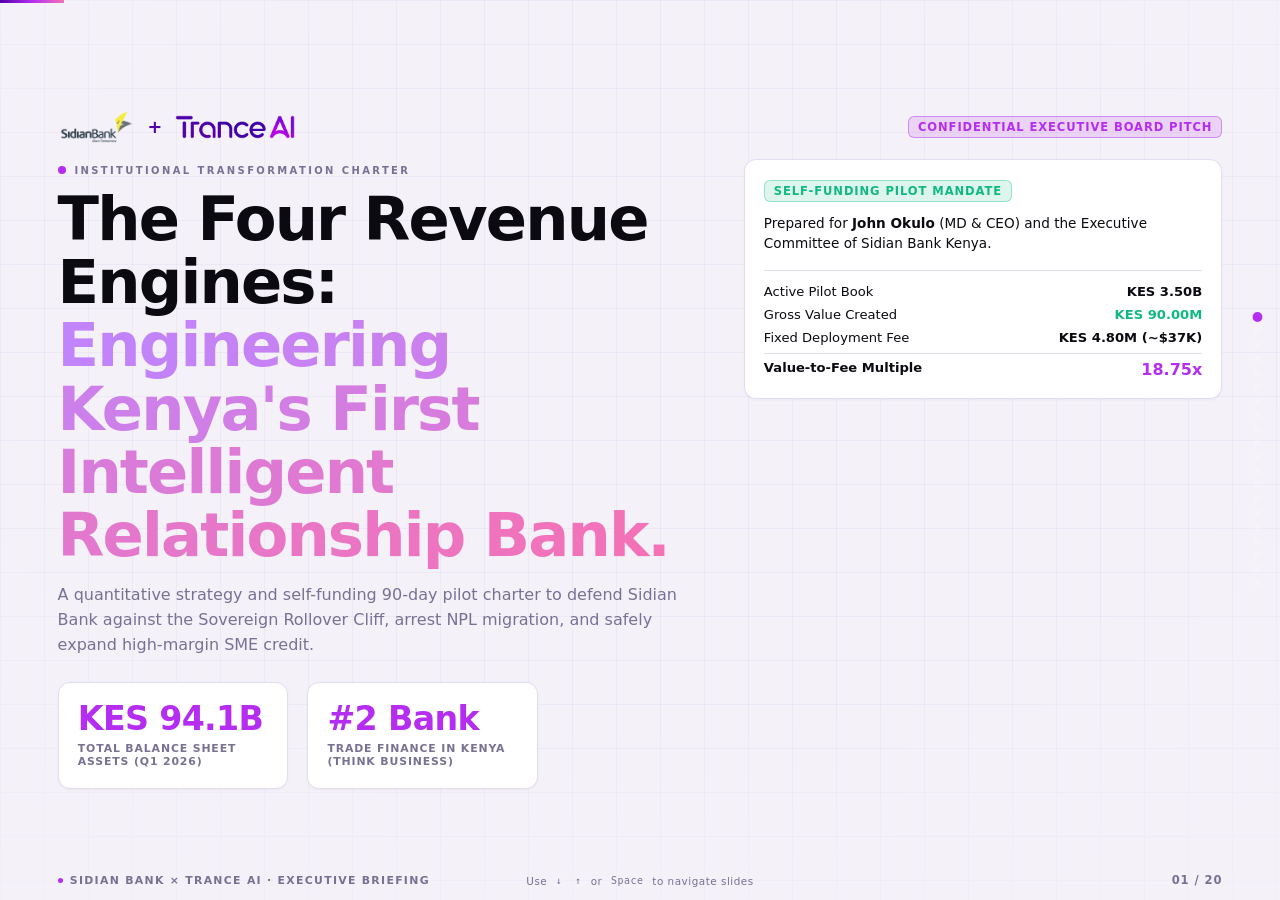
<file: index.html>
<!DOCTYPE html>
<html lang="en">
<head>
  <meta charset="UTF-8" />
  <meta name="viewport" content="width=device-width, initial-scale=1.0" />
  <title>Sidian Bank × Trance AI — The Four Revenue Engines</title>

  <!-- Fontshare Satoshi Font -->
  <link rel="preconnect" href="https://api.fontshare.com" crossorigin />
  <link href="https://api.fontshare.com/v2/css?f[]=satoshi@400,500,700,900&display=swap" rel="stylesheet" />

  <!-- Stylesheet -->
  <link rel="stylesheet" href="css/style.css" />
</head>
<body>

  <!-- Top Progress Bar -->
  <div id="progress"></div>

  <!-- Right Navigation Dots -->
  <div id="dots"></div>

  <!-- Keyboard Navigation Hint -->
  <div class="kbd-hint">
    <span>Use</span> <kbd>↓</kbd> <kbd>↑</kbd> <span>or</span> <kbd>Space</kbd> <span>to navigate slides</span>
  </div>

  <!-- Main Presentation Scroll-Snap Deck -->
  <main class="deck">

    <!-- ============================================================
         SLIDE 1: COVER
         ============================================================ -->
    <section class="slide warm">
      <div class="inner">
        <div class="brand-header">
          <div class="brand-logo-wrapper">
            <img src="assets/Sidian-bank-Logo-1.png" alt="Sidian Bank" style="height:32px; width:auto; vertical-align:middle;" />
            <span style="font-weight:900; font-size:1.1rem; color:var(--purple-deep);">+</span>
            <img src="assets/trance-ai-logo.png" alt="Trance AI" style="height:24px; width:auto; vertical-align:middle;" />
          </div>
          <span class="badge purple">Confidential Executive Board Pitch</span>
        </div>

        <div class="split" style="margin-top: 1rem; align-items: start;">
          <div>
            <div class="eyebrow">
              <span class="dot"></span> Institutional Transformation Charter
            </div>

            <h1 class="display" style="margin-top: .6rem; max-width: 22ch;">
              The Four Revenue Engines: <span class="purple-gradient">Engineering Kenya's First Intelligent Relationship Bank.</span>
            </h1>

            <p class="lede" style="margin-top: 1rem;">
              A quantitative strategy and self-funding 90-day pilot charter to defend Sidian Bank against the Sovereign Rollover Cliff, arrest NPL migration, and safely expand high-margin SME credit.
            </p>

            <div class="grid2" style="margin-top: 1.5rem; max-width: 480px;">
              <div class="card">
                <div class="stat-num purple">KES 94.1B</div>
                <div class="stat-label">Total Balance Sheet Assets (Q1 2026)</div>
              </div>
              <div class="card">
                <div class="stat-num purple">#2 Bank</div>
                <div class="stat-label">Trade Finance in Kenya (Think Business)</div>
              </div>
            </div>
          </div>

          <div class="card" style="padding: 1.2rem;">
            <div class="badge emerald" style="margin-bottom:.8rem;">Self-Funding Pilot Mandate</div>
            <div style="font-size:.85rem; color:var(--text-muted); line-height:1.45; margin-bottom:1rem;">
              Prepared for <strong>John Okulo</strong> (MD & CEO) and the Executive Committee of Sidian Bank Kenya.
            </div>
            <div style="border-top:1px solid var(--hairline); padding-top:.8rem; display:flex; flex-direction:column; gap:.5rem; font-size:.82rem;">
              <div style="display:flex; justify-content:space-between;"><span>Active Pilot Book</span><span class="tnum" style="font-weight:700;">KES 3.50B</span></div>
              <div style="display:flex; justify-content:space-between;"><span>Gross Value Created</span><span class="tnum emerald" style="font-weight:700;">KES 90.00M</span></div>
              <div style="display:flex; justify-content:space-between;"><span>Fixed Deployment Fee</span><span class="tnum" style="font-weight:700;">KES 4.80M (~$37K)</span></div>
              <div style="display:flex; justify-content:space-between; border-top:1px solid var(--hairline); padding-top:.4rem;"><span style="font-weight:700;">Value-to-Fee Multiple</span><span class="tnum purple" style="font-weight:900; font-size:1rem;">18.75x</span></div>
            </div>
          </div>
        </div>
      </div>

      <div class="chrome-foot"><span class="fdot"></span> Sidian Bank × Trance AI · Executive Briefing</div>
      <div class="chrome-page" id="chrome-page-num">01 / 20</div>
    </section>

    <!-- ============================================================
         SLIDE 2: THE EXECUTIVE MANDATE (ANSWER FIRST)
         ============================================================ -->
    <section class="slide dark">
      <div class="inner">
        <div class="eyebrow">
          <span class="dot"></span> The Executive Decision Mandate
        </div>
        <h2 class="title" style="margin-top: .6rem; max-width: 26ch;">
          A 90-Day Production Pilot Delivering KES 90M in Value at an 18.75x Value-to-Fee Multiple
        </h2>

        <p class="subtitle" style="margin-top: .6rem; max-width: 68ch;">
          We recommend a ring-fenced 90-day pilot of Trance AI's Convert (Lending) and Retain (Risk Shield) engines on your County Contractor book. Zero core replacement; 100% Kenya data residency; Sidian retains sole credit sanctioning authority.
        </p>

        <div class="grid3" style="margin-top: 1.4rem;">
          <div class="card">
            <div class="badge crimson">Retain Engine (Risk Shield)</div>
            <div class="stat-num crimson" style="margin-top:.6rem;">KES 60.75M</div>
            <div class="stat-label">Direct Provision Avoidance</div>
            <p style="font-size:.78rem; color:var(--muted-light); margin-top:.5rem; line-height:1.4;">
              Flags pre-delinquent contractor loans 90 days before Stage 3 default across KES 450M stressed book.
            </p>
          </div>

          <div class="card">
            <div class="badge emerald">Convert Engine (Credit)</div>
            <div class="stat-num emerald" style="margin-top:.6rem;">KES 29.25M</div>
            <div class="stat-label">Incremental Net Interest Margin</div>
            <p style="font-size:.78rem; color:var(--muted-light); margin-top:.5rem; line-height:1.4;">
              Pre-qualifies and disburses KES 650M in high-conviction contractor lines in under 48 hours (down from 14d).
            </p>
          </div>

          <div class="card">
            <div class="badge purple">The Pilot Economics</div>
            <div class="stat-num purple" style="margin-top:.6rem;">18.75x</div>
            <div class="stat-label">Self-Funding within 90 Days</div>
            <p style="font-size:.78rem; color:var(--muted-light); margin-top:.5rem; line-height:1.4;">
              Fixed turnkey fee of KES 4.80M against KES 90.0M in gross balance-sheet value. A 10% performance share applies only after CRO and CFO sign-off.
            </p>
          </div>
        </div>

        <div class="impact" style="margin-top: 1.2rem;">
          <span class="k">The Decision Rule</span>
          <span class="v">If the system fails to achieve verified precision thresholds, Sidian retains all IP and scoring models with zero ongoing liability.</span>
        </div>
      </div>

      <div class="chrome-foot"><span class="fdot"></span> Executive Mandate</div>
      <div class="chrome-page">02 / 20</div>
    </section>

    <!-- ============================================================
         SLIDE 3: THE MACRO SHOCK & SOVEREIGN CLIFF
         ============================================================ -->
    <section class="slide light">
      <div class="inner">
        <div class="eyebrow">
          <span class="dot"></span> Macroeconomic Reality
        </div>
        <h2 class="title" style="margin-top: .6rem; max-width: 28ch;">
          Central Bank Rate Cuts and 8.77% T-Bills Trigger an Immediate KES 1.32B Rollover Cliff
        </h2>

        <p class="subtitle" style="margin-top: .6rem; max-width: 68ch;">
          Sidian's KES 1.73B profit was driven by high-yielding government paper (15%–17%). With 91-day T-bills plunging to 8.767% in September 2026, rolling over maturing sovereign paper erases 76% of net profit unless redeployed.
        </p>

        <div class="split" style="margin-top: 1.2rem; align-items: center;">
          <div class="chart-box">
            <div style="display:flex; justify-content:space-between; align-items:center; margin-bottom:.8rem;">
              <span style="font-size:.75rem; font-weight:700; text-transform:uppercase; color:var(--purple-deep);">CBK 91-Day Treasury Bill Yield Trajectory</span>
              <span class="badge crimson">-673 bps Plunge</span>
            </div>

            <!-- SVG Yield Plunge Chart -->
            <svg viewBox="0 0 440 180" style="width:100%; height:auto; overflow:visible;">
              <defs>
                <linearGradient id="yieldGrad" x1="0" y1="0" x2="0" y2="1">
                  <stop offset="0%" stop-color="#A004DF" stop-opacity="0.3" />
                  <stop offset="100%" stop-color="#A004DF" stop-opacity="0.0" />
                </linearGradient>
              </defs>
              <line x1="40" y1="30" x2="420" y2="30" stroke="#E2DDF0" stroke-dasharray="3,3" />
              <line x1="40" y1="80" x2="420" y2="80" stroke="#E2DDF0" stroke-dasharray="3,3" />
              <line x1="40" y1="130" x2="420" y2="130" stroke="#E2DDF0" stroke-dasharray="3,3" />

              <text x="30" y="34" font-size="9" fill="#797193" text-anchor="end">16.5%</text>
              <text x="30" y="84" font-size="9" fill="#797193" text-anchor="end">12.0%</text>
              <text x="30" y="134" font-size="9" fill="#797193" text-anchor="end">8.5%</text>

              <!-- Curve Area & Line -->
              <polygon points="50,30 140,35 230,75 320,115 410,132 410,150 50,150" fill="url(#yieldGrad)" />
              <polyline points="50,30 140,35 230,75 320,115 410,132" fill="none" stroke="#A004DF" stroke-width="3.5" stroke-linecap="round" />

              <circle cx="50" cy="30" r="4.5" fill="#5200A8" />
              <circle cx="410" cy="132" r="5" fill="#EF4444" />

              <text x="50" y="18" font-size="9.5" font-weight="700" fill="#5200A8">2024 Peak: 16.50%</text>
              <text x="410" y="122" font-size="9.5" font-weight="900" fill="#EF4444" text-anchor="end">Sept 2026: 8.767%</text>

              <text x="50" y="166" font-size="8.5" fill="#797193">Q1 2024</text>
              <text x="140" y="166" font-size="8.5" fill="#797193">Q3 2024</text>
              <text x="230" y="166" font-size="8.5" fill="#797193">Q1 2025</text>
              <text x="320" y="166" font-size="8.5" fill="#797193">Q4 2025</text>
              <text x="410" y="166" font-size="8.5" font-weight="700" fill="#0A090D">Sept 2026</text>
            </svg>
          </div>

          <div style="display:flex; flex-direction:column; gap:.8rem;">
            <div class="card" style="border-left:3px solid var(--crimson);">
              <div style="font-size:.72rem; font-weight:700; text-transform:uppercase; color:var(--muted);">Gross Sovereign Portfolio</div>
              <div class="stat-num crimson" style="font-size:1.6rem;">KES 49.10B</div>
              <div style="font-size:.75rem; color:var(--text-muted); margin-top:.2rem;">52.2% of total balance sheet assets</div>
            </div>

            <div class="card" style="border-left:3px solid var(--crimson);">
              <div style="font-size:.72rem; font-weight:700; text-transform:uppercase; color:var(--muted);">Annual Sovereign Rollover Headwind</div>
              <div class="stat-num crimson" style="font-size:1.6rem;">-KES 1.32B</div>
              <div style="font-size:.75rem; color:var(--text-muted); margin-top:.2rem;">40% portfolio maturity × 673 bps yield compression</div>
            </div>

            <div class="card" style="border-left:3px solid var(--crimson);">
              <div style="font-size:.72rem; font-weight:700; text-transform:uppercase; color:var(--muted);">Net Profit At Risk</div>
              <div class="stat-num crimson" style="font-size:1.6rem;">76.3%</div>
              <div style="font-size:.75rem; color:var(--text-muted); margin-top:.2rem;">Proportion of FY25 PAT (KES 1.73B) eliminated</div>
            </div>
          </div>
        </div>
      </div>

      <div class="chrome-foot"><span class="fdot"></span> Sovereign Rollover Cliff</div>
      <div class="chrome-page">03 / 20</div>
    </section>

    <!-- ============================================================
         SLIDE 4: BALANCE SHEET ASSET SKEW VS PEERS
         ============================================================ -->
    <section class="slide dark">
      <div class="inner">
        <div class="eyebrow">
          <span class="dot"></span> Structural Balance Sheet Skew
        </div>
        <h2 class="title" style="margin-top: .6rem; max-width: 28ch;">
          Over 52% of Sidian's Assets Sit in Government Paper vs 28% Sector Average
        </h2>

        <p class="subtitle" style="margin-top: .6rem; max-width: 68ch;">
          Sidian's balance sheet is severely overweight in government securities. While this created record treasury profits during 2024–2025, it leaves the bank disproportionately exposed as yields soften.
        </p>

        <div class="split" style="margin-top: 1.4rem; align-items: center;">
          <div class="chart-box">
            <div style="font-size:.75rem; font-weight:700; text-transform:uppercase; color:var(--muted-light); margin-bottom:1rem;">
              Government Securities as % of Total Balance Sheet Assets
            </div>

            <div class="bar-row">
              <span style="font-weight:700; color:var(--purple-bright);">Sidian Bank</span>
              <div class="bar-track-h"><div class="bar-fill-h purple" style="width: 52.2%;"></div></div>
              <span class="num" style="font-weight:900; color:var(--purple-bright);">52.2%</span>
            </div>

            <div class="bar-row">
              <span>Family Bank</span>
              <div class="bar-track-h"><div class="bar-fill-h muted" style="width: 31.0%;"></div></div>
              <span class="num">31.0%</span>
            </div>

            <div class="bar-row">
              <span>Prime Bank</span>
              <div class="bar-track-h"><div class="bar-fill-h muted" style="width: 29.5%;"></div></div>
              <span class="num">29.5%</span>
            </div>

            <div class="bar-row">
              <span>Tier 1 Peer Average</span>
              <div class="bar-track-h"><div class="bar-fill-h muted" style="width: 30.2%;"></div></div>
              <span class="num">30.2%</span>
            </div>

            <div class="bar-row">
              <span>Banking Sector Average</span>
              <div class="bar-track-h"><div class="bar-fill-h muted" style="width: 28.5%;"></div></div>
              <span class="num">28.5%</span>
            </div>
          </div>

          <div style="display:flex; flex-direction:column; gap:.8rem;">
            <div class="card">
              <span class="badge crimson">The Structural Imbalance</span>
              <div style="font-size:1.1rem; font-weight:700; margin-top:.4rem; line-height:1.35;">
                Sidian holds nearly 2x the sector average in sovereign paper.
              </div>
              <p style="font-size:.8rem; color:var(--muted-light); margin-top:.4rem; line-height:1.45;">
                Peers generate 60%–70% of interest income from customer loans. Sidian is forced to reallocate capital into private credit or suffer prolonged margin compression.
              </p>
            </div>

            <div class="impact">
              <span class="k">The Strategic Imperative</span>
              <span class="v">Rotate KES 4.5B to KES 8.0B of maturing paper into SME private credit earning 18%–21% (+1,073 bps spread premium).</span>
            </div>
          </div>
        </div>
      </div>

      <div class="chrome-foot"><span class="fdot"></span> Balance Sheet Skew</div>
      <div class="chrome-page">04 / 20</div>
    </section>

    <!-- ============================================================
         SLIDE 5: THE YIELD TRAP & NPL OVERHANG
         ============================================================ -->
    <section class="slide warm">
      <div class="inner">
        <div class="eyebrow">
          <span class="dot"></span> Asset Quality Bottleneck
        </div>
        <h2 class="title" style="margin-top: .6rem; max-width: 26ch;">
          A KES 8.23B NPL Overhang with 37.7% Coverage Blocks Manual SME Lending Expansion
        </h2>

        <p class="subtitle" style="margin-top: .6rem; max-width: 68ch;">
          Sidian cannot safely rotate sovereign paper into private SME loans using manual underwriting. With loan-loss coverage at 37.7% (vs 65%–75% peer norm), any default spike directly impairs regulatory capital.
        </p>

        <div class="split" style="margin-top: 1.2rem; align-items: center;">
          <div class="chart-box">
            <div style="font-size:.75rem; font-weight:700; text-transform:uppercase; color:var(--purple-deep); margin-bottom:1rem;">
              Loan-Loss Provision Coverage Ratio vs Industry Norms
            </div>

            <div class="bar-row">
              <span style="font-weight:700; color:var(--crimson);">Sidian Bank</span>
              <div class="bar-track-h"><div class="bar-fill-h crimson" style="width: 37.7%;"></div></div>
              <span class="num" style="font-weight:900; color:var(--crimson);">37.7%</span>
            </div>

            <div class="bar-row">
              <span>Tier 2 Peers</span>
              <div class="bar-track-h"><div class="bar-fill-h muted" style="width: 58.0%;"></div></div>
              <span class="num">58.0%</span>
            </div>

            <div class="bar-row">
              <span>Tier 1 Peer Average</span>
              <div class="bar-track-h"><div class="bar-fill-h emerald" style="width: 68.5%;"></div></div>
              <span class="num">68.5%</span>
            </div>

            <div class="bar-row">
              <span>CBK Prudential Norm</span>
              <div class="bar-track-h"><div class="bar-fill-h emerald" style="width: 65.0%;"></div></div>
              <span class="num">65.0%</span>
            </div>

            <div style="border-top:1px solid var(--hairline); margin-top:.8rem; padding-top:.6rem; font-size:.75rem; color:var(--text-muted);">
              Sidian's true customer loan NPL ratio is ~23%–27% (KES 8.23B NPLs on ~KES 32.5B net customer advances).
            </div>
          </div>

          <div style="display:flex; flex-direction:column; gap:.8rem;">
            <div class="card" style="border-left:3px solid var(--crimson);">
              <span class="badge crimson">The Underwriting Deadlock</span>
              <div style="font-size:1rem; font-weight:700; margin-top:.3rem;">
                Credit Committee Cannot Loosen Manual Criteria
              </div>
              <p style="font-size:.78rem; color:var(--text-muted); margin-top:.3rem; line-height:1.45;">
                County contractor cash-flow delays and pending bills create sudden Stage 3 migrations. Without algorithmic telemetry, expanding SME lending is a gamble.
              </p>
            </div>

            <div class="card" style="border-left:3px solid var(--purple-bright);">
              <span class="badge purple">The Algorithmic Solution</span>
              <div style="font-size:1rem; font-weight:700; margin-top:.3rem;">
                Retain Engine Early-Warning Risk Shield
              </div>
              <p style="font-size:.78rem; color:var(--text-muted); margin-top:.3rem; line-height:1.45;">
                Catches cash-flow distress 90 days before default, preventing Stage 2 to Stage 3 migration and saving KES 378M in provisions annually.
              </p>
            </div>
          </div>
        </div>
      </div>

      <div class="chrome-foot"><span class="fdot"></span> The SME Yield Trap</div>
      <div class="chrome-page">05 / 20</div>
    </section>

    <!-- ============================================================
         SLIDE 6: DEPOSIT ASYMMETRY & CASA EROSION
         ============================================================ -->
    <section class="slide dark">
      <div class="inner">
        <div class="eyebrow">
          <span class="dot"></span> Funding Structure
        </div>
        <h2 class="title" style="margin-top: .6rem; max-width: 26ch;">
          Wholesale Deposit Costs Squeeze Margins While SME Operational Float Leaks to Peers
        </h2>

        <p class="subtitle" style="margin-top: .6rem; max-width: 68ch;">
          Deposits rose 62.9% to KES 74.2B, but are concentrated in wholesale and institutional accounts costing ~8.5%. SME borrowers treat Sidian as a pass-through, sweeping liquidity to M-Pesa or Tier 1 transaction banks.
        </p>

        <div class="grid3" style="margin-top: 1.4rem;">
          <div class="card">
            <div class="stat-num crimson">8.50%</div>
            <div class="stat-label">Estimated Blended Cost of Funds</div>
            <p style="font-size:.78rem; color:var(--muted-light); margin-top:.5rem; line-height:1.4;">
              Heavily weighted toward wholesale and county deposits; Tier 1 rivals fund at 3.5%–4.5%.
            </p>
          </div>

          <div class="card">
            <div class="stat-num amber">42.0%</div>
            <div class="stat-label">Current CASA Ratio (Estimated)</div>
            <p style="font-size:.78rem; color:var(--muted-light); margin-top:.5rem; line-height:1.4;">
              Pass-through dynamic leaves 58% of deposits in expensive fixed or institutional placements.
            </p>
          </div>

          <div class="card">
            <div class="stat-num emerald">KES 166.9M</div>
            <div class="stat-label">Annual Savings from +450 bps CASA</div>
            <p style="font-size:.78rem; color:var(--muted-light); margin-top:.5rem; line-height:1.4;">
              AI cash-flow coaching and merchant till sweeps anchor KES 3.34B in sticky, zero-cost operational float.
            </p>
          </div>
        </div>

        <div class="impact" style="margin-top: 1.2rem;">
          <span class="k">The Compounding Mechanism</span>
          <span class="v">Capturing contractor operational float lowers deposit costs by 500 bps on shifted balances, widening lending margins on private credit.</span>
        </div>
      </div>

      <div class="chrome-foot"><span class="fdot"></span> Deposit Dynamics</div>
      <div class="chrome-page">06 / 20</div>
    </section>

    <!-- ============================================================
         SLIDE 7: FRONTLINE RM CAPACITY BOTTLENECK
         ============================================================ -->
    <section class="slide light">
      <div class="inner">
        <div class="eyebrow">
          <span class="dot"></span> Frontline Operating Model
        </div>
        <h2 class="title" style="margin-top: .6rem; max-width: 26ch;">
          Manual Credit Memos Cap RM Portfolios at 48 Accounts While 58% of Time Is Lost to Paperwork
        </h2>

        <p class="subtitle" style="margin-top: .6rem; max-width: 68ch;">
          Sidian's Relationship Managers spend 4 to 8 hours compiling paper bank statements and typing credit memos. They react to defaults after the fact rather than driving high-margin cross-sell.
        </p>

        <div class="split" style="margin-top: 1.2rem; align-items: center;">
          <div class="grid2">
            <div class="card" style="border-top:3px solid var(--crimson);">
              <div style="font-size:.75rem; font-weight:700; color:var(--crimson); text-transform:uppercase;">Today: Manual Friction</div>
              <div class="stat-num crimson" style="margin-top:.4rem;">48 Clients</div>
              <div class="stat-label">Maximum Capacity per RM</div>
              <ul style="font-size:.75rem; color:var(--text-muted); margin-top:.6rem; margin-left:1rem; line-height:1.45;">
                <li>58% time spent on paperwork</li>
                <li>14-day credit memo turnaround</li>
                <li>Reactive workout after 60+ DPD</li>
              </ul>
            </div>

            <div class="card" style="border-top:3px solid var(--emerald);">
              <div style="font-size:.75rem; font-weight:700; color:var(--emerald); text-transform:uppercase;">With Trance RM Copilot</div>
              <div class="stat-num emerald" style="margin-top:.4rem;">110 Clients</div>
              <div class="stat-label">Target Capacity (+129%)</div>
              <ul style="font-size:.75rem; color:var(--text-muted); margin-top:.6rem; margin-left:1rem; line-height:1.45;">
                <li>60-second automated credit memo</li>
                <li>48-hour decision turnaround</li>
                <li>Daily cross-sell opportunity prompts</li>
              </ul>
            </div>
          </div>

          <div class="card card-highlight">
            <span class="badge purple">RM Copilot Productivity Uplift</span>
            <div class="stat-num purple" style="font-size:2rem; margin-top:.4rem;">KES 90.0M</div>
            <div class="stat-label">Annual Non-Funded Fee Uplift</div>
            <p style="font-size:.8rem; color:var(--text-muted); margin-top:.5rem; line-height:1.45;">
              Across 75 commercial RMs, reducing admin time generates KES 1.2M in incremental fee income per officer via automated cross-sell of FX, insurance, and trade finance lines.
            </p>
          </div>
        </div>
      </div>

      <div class="chrome-foot"><span class="fdot"></span> Frontline Capacity</div>
      <div class="chrome-page">07 / 20</div>
    </section>

    <!-- ============================================================
         SLIDE 8: THE STRATEGIC POSITIONING CHOICE
         ============================================================ -->
    <section class="slide dark">
      <div class="inner">
        <div class="eyebrow">
          <span class="dot"></span> Strategic Positioning
        </div>
        <h2 class="title" style="margin-top: .6rem; max-width: 26ch;">
          Sidian Cannot Out-Build Equity or KCB on Branches; Sidian Must Compete on Intelligence
        </h2>

        <p class="subtitle" style="margin-top: .6rem; max-width: 68ch;">
          Kenya’s banking giants own concrete and telco monopolies. With 43 branches, Sidian’s competitive moat is agility, speed, and algorithmic relationship banking.
        </p>

        <div class="grid4" style="margin-top: 1.4rem;">
          <div class="card" style="opacity:0.7;">
            <div style="font-size:.72rem; text-transform:uppercase; color:var(--muted-light); font-weight:700;">Equity Bank</div>
            <div style="font-size:1.05rem; font-weight:900; margin-top:.3rem;">The Agent Bank</div>
            <p style="font-size:.72rem; color:var(--muted-light); margin-top:.4rem;">Agent-led scale (c.80,000 agents); regional capital; standardised credit committees.</p>
          </div>

          <div class="card" style="opacity:0.7;">
            <div style="font-size:.72rem; text-transform:uppercase; color:var(--muted-light); font-weight:700;">Co-op Bank</div>
            <div style="font-size:1.05rem; font-weight:900; margin-top:.3rem;">The SACCO Bank</div>
            <p style="font-size:.72rem; color:var(--muted-light); margin-top:.4rem;">Movement monopoly; low-cost deposits; slow tech cycles.</p>
          </div>

          <div class="card" style="opacity:0.7;">
            <div style="font-size:.72rem; text-transform:uppercase; color:var(--muted-light); font-weight:700;">NCBA Bank</div>
            <div style="font-size:1.05rem; font-weight:900; margin-top:.3rem;">The Telco Bank</div>
            <p style="font-size:.72rem; color:var(--muted-light); margin-top:.4rem;">M-Shwari & Fuliza scale; heavy corporate & asset finance focus.</p>
          </div>

          <div class="card" style="border:2px solid var(--purple-bright); background:rgba(160,4,223,0.12);">
            <div class="badge purple">Sidian Bank 2.0</div>
            <div style="font-size:1.05rem; font-weight:900; margin-top:.3rem; color:var(--purple-bright);">The Intelligent Bank</div>
            <p style="font-size:.72rem; color:var(--text); margin-top:.4rem;">Kenya's First Intelligent Relationship Bank: 48h turnaround, AI RM Copilot, AI SME CFO.</p>
          </div>
        </div>

        <div class="impact" style="margin-top: 1.2rem;">
          <span class="k">The Boardroom Proposition</span>
          <span class="v">Become the bank where every SME has an AI CFO in their pocket, and every RM operates with institutional credit intelligence.</span>
        </div>
      </div>

      <div class="chrome-foot"><span class="fdot"></span> Strategic Positioning</div>
      <div class="chrome-page">08 / 20</div>
    </section>

    <!-- ============================================================
         SLIDE 9: THE FOUR ENGINES ARCHITECTURAL FLYWHEEL
         ============================================================ -->
    <section class="slide warm">
      <div class="inner">
        <div class="eyebrow">
          <span class="dot"></span> Revenue Infrastructure Architecture
        </div>
        <h2 class="title" style="margin-top: .6rem; max-width: 26ch;">
          Four Connected Engines Transform Reactive Processing into an Intelligent Growth Flywheel
        </h2>

        <p class="subtitle" style="margin-top: .6rem; max-width: 68ch;">
          Trance AI connects acquisition, float coaching, lending, and early-warning risk into one operating layer. When all four run together, balance-sheet returns compound.
        </p>

        <div class="engine-pipeline">
          <div class="engine-step">
            <span class="badge purple">01 ATTRACT</span>
            <div style="font-size:.95rem; font-weight:900; margin-top:.4rem;">Low-Cost CASA</div>
            <p style="font-size:.72rem; color:var(--text-muted); margin-top:.3rem;">County vendor capture & automated merchant till settlement sweeps.</p>
          </div>

          <div class="engine-step">
            <span class="badge purple">02 NURTURE</span>
            <div style="font-size:.95rem; font-weight:900; margin-top:.4rem;">Float Coaching</div>
            <p style="font-size:.72rem; color:var(--text-muted); margin-top:.3rem;">AI Cash-Flow Coach in SidianVIBE makes operational float sticky.</p>
          </div>

          <div class="engine-step active">
            <span class="badge emerald">03 CONVERT</span>
            <div style="font-size:.95rem; font-weight:900; margin-top:.4rem;">Safe Algorithmic Credit</div>
            <p style="font-size:.72rem; color:var(--text-muted); margin-top:.3rem;">Pre-qualified lines; 48h credit memo turnaround; bid-to-LPO ladder.</p>
          </div>

          <div class="engine-step active">
            <span class="badge crimson">04 RETAIN</span>
            <div style="font-size:.95rem; font-weight:900; margin-top:.4rem;">Predictive Risk Shield</div>
            <p style="font-size:.72rem; color:var(--text-muted); margin-top:.3rem;">90-day pre-delinquency early warning saves KES 378M provisions.</p>
          </div>
        </div>

        <div class="impact" style="margin-top: 1.2rem;">
          <span class="k">Pilot Lead Engines</span>
          <span class="v">Lead with Retain (NPL Early Warning) + Convert (Safe SME Credit) to immediately solve the sovereign cliff and asset quality deficit.</span>
        </div>
      </div>

      <div class="chrome-foot"><span class="fdot"></span> Four Engines Architecture</div>
      <div class="chrome-page">09 / 20</div>
    </section>

    <!-- ============================================================
         SLIDE 10: ENGINE 4 (RETAIN) DEEP-DIVE
         ============================================================ -->
    <section class="slide dark">
      <div class="inner">
        <div class="eyebrow">
          <span class="dot"></span> Engine 4: Retain
        </div>
        <h2 class="title" style="margin-top: .6rem; max-width: 28ch;">
          A 90-Day Predictive Early-Warning Shield Intercepts Stressed Loans to Save KES 378M Annually
        </h2>

        <p class="subtitle" style="margin-top: .6rem; max-width: 68ch;">
          Traditional core banking recognizes distress after default (30–90 DPD). The Retain Engine tracks underlying cash-flow telemetry to detect distress 90 days before Stage 3 migration.
        </p>

        <div class="split" style="margin-top: 1.2rem; align-items: center;">
          <div class="grid2">
            <div class="card">
              <div class="stat-num purple">90 Days</div>
              <div class="stat-label">Pre-Delinquency Lead Time</div>
              <p style="font-size:.75rem; color:var(--muted-light); margin-top:.4rem;">
                Monitors till flow velocity, supplier payment delays, and county exchequer release freezes.
              </p>
            </div>

            <div class="card">
              <div class="stat-num emerald">30.0%</div>
              <div class="stat-label">Stage 2 to 3 Cure Rate</div>
              <p style="font-size:.75rem; color:var(--muted-light); margin-top:.4rem;">
                Triggers automated RM workout playbooks while borrower still has operational cash flow.
              </p>
            </div>

            <div class="card">
              <div class="stat-num crimson">45.0%</div>
              <div class="stat-label">Avoided Loss Given Default</div>
              <p style="font-size:.75rem; color:var(--muted-light); margin-top:.4rem;">
                Substantial recovery delta between structured early workout vs forced Stage 3 liquidation.
              </p>
            </div>

            <div class="card">
              <div class="stat-num emerald">KES 378M</div>
              <div class="stat-label">Annual Provision Savings</div>
              <p style="font-size:.75rem; color:var(--muted-light); margin-top:.4rem;">
                Direct pre-tax P&L release on KES 2.8B annual watch-list inflow; protects Tier 1 capital.
              </p>
            </div>
          </div>

          <div class="card card-highlight">
            <span class="badge crimson">Dynamic Workout Playbooks</span>
            <div style="font-size:1.05rem; font-weight:700; margin-top:.4rem;">
              Automated Intervention for Special Assets
            </div>
            <p style="font-size:.8rem; color:var(--text); margin-top:.5rem; line-height:1.45;">
              When distress is detected, the engine generates an action memo for the branch RM: recommends invoice escrow capture, milestone re-scheduling, or collateral verification before delinquency occurs.
            </p>
          </div>
        </div>
      </div>

      <div class="chrome-foot"><span class="fdot"></span> Engine 4: Retain Deep-Dive</div>
      <div class="chrome-page">10 / 20</div>
    </section>

    <!-- ============================================================
         SLIDE 11: ENGINE 3 (CONVERT) DEEP-DIVE
         ============================================================ -->
    <section class="slide light">
      <div class="inner">
        <div class="eyebrow">
          <span class="dot"></span> Engine 3: Convert
        </div>
        <h2 class="title" style="margin-top: .6rem; max-width: 28ch;">
          Algorithmic Credit Scoring & the Bid-to-LPO Ladder Unlock KES 493M in High-Margin Private Earnings
        </h2>

        <p class="subtitle" style="margin-top: .6rem; max-width: 68ch;">
          Convert solves credit memo latency and trade finance leakage. Deploys KES 3.8B in safe private SME loans (+1,073 bps spread) and converts instant bid bonds into funded LPO lines within 48 hours.
        </p>

        <div class="split" style="margin-top: 1.2rem; align-items: center;">
          <div style="display:flex; flex-direction:column; gap:.8rem;">
            <div class="card" style="border-left:3px solid var(--purple);">
              <span class="badge purple">48-Hour Decision Turnaround</span>
              <div style="font-size:.95rem; font-weight:700; margin-top:.3rem;">
                Automated 60-Second Credit Memo Generation
              </div>
              <p style="font-size:.78rem; color:var(--text-muted); margin-top:.2rem;">
                Synthesizes banking turnover, tax certificates, and CRB records into standard memo. Sidian retains 100% credit approval authority.
              </p>
            </div>

            <div class="card" style="border-left:3px solid var(--emerald);">
              <span class="badge emerald">Defending #2 Trade Finance</span>
              <div style="font-size:.95rem; font-weight:700; margin-top:.3rem;">
                The Bid-Bond to Performance & LPO Ladder
              </div>
              <p style="font-size:.78rem; color:var(--text-muted); margin-top:.2rem;">
                Pre-underwrites tender winners within 48 hours, preventing high-margin performance guarantees and LPO lines from leaking to Tier 1 peers.
              </p>
            </div>
          </div>

          <div class="grid2">
            <div class="card">
              <div class="stat-num emerald">KES 407.7M</div>
              <div class="stat-label">Incremental SME Net Interest Income</div>
              <p style="font-size:.72rem; color:var(--text-muted); margin-top:.3rem;">KES 3.8B deployed at +1,073 bps spread premium over sovereign paper.</p>
            </div>

            <div class="card">
              <div class="stat-num emerald">KES 85.0M</div>
              <div class="stat-label">Trade Finance Fee Expansion</div>
              <p style="font-size:.72rem; color:var(--text-muted); margin-top:.3rem;">Bid-to-LPO conversion doubles from 12% to 26% via automated doc parsing.</p>
            </div>

            <div class="card" style="grid-column:span 2;">
              <div class="stat-num purple" style="font-size:1.8rem;">KES 492.7M</div>
              <div class="stat-label">Total Engine 3 Gross Annual Contribution</div>
            </div>
          </div>
        </div>
      </div>

      <div class="chrome-foot"><span class="fdot"></span> Engine 3: Convert Deep-Dive</div>
      <div class="chrome-page">11 / 20</div>
    </section>

    <!-- ============================================================
         SLIDE 12: ENGINES 1 & 2 (ATTRACT & NURTURE)
         ============================================================ -->
    <section class="slide warm">
      <div class="inner">
        <div class="eyebrow">
          <span class="dot"></span> Engines 1 & 2: Attract & Nurture
        </div>
        <h2 class="title" style="margin-top: .6rem; max-width: 28ch;">
          AI Cash-Flow Coaching in SidianVIBE Anchors Contractor Float and Cuts Deposit Costs by KES 167M
        </h2>

        <p class="subtitle" style="margin-top: .6rem; max-width: 68ch;">
          By embedding an AI Cash-Flow Coach into SidianVIBE and providing automated M-Pesa till settlement sweeps, Sidian transforms pass-through accounts into primary operating liquidity hubs.
        </p>

        <div class="grid3" style="margin-top: 1.4rem;">
          <div class="card">
            <span class="badge purple">SidianVIBE AI Coach</span>
            <div style="font-size:1rem; font-weight:700; margin-top:.5rem;">The SME Pocket CFO</div>
            <p style="font-size:.78rem; color:var(--text-muted); margin-top:.4rem; line-height:1.4;">
              Forecasts 30-day liquidity, payroll obligations, and VAT deadlines. Incentivizes business owners to keep operating float in Sidian to unlock higher credit limits.
            </p>
          </div>

          <div class="card">
            <span class="badge emerald">Merchant Till Sweeps</span>
            <div style="font-size:1rem; font-weight:700; margin-top:.5rem;">Frictionless Float Rails</div>
            <p style="font-size:.78rem; color:var(--text-muted); margin-top:.4rem; line-height:1.4;">
              Automated end-of-day sweeps from Safaricom till and paybill accounts directly into Sidian business current accounts, capturing daily retail trade cash.
            </p>
          </div>

          <div class="card">
            <span class="badge emerald">+450 bps CASA Shift</span>
            <div style="font-size:1rem; font-weight:700; margin-top:.5rem;">KES 166.9M Interest Saved</div>
            <p style="font-size:.78rem; color:var(--text-muted); margin-top:.4rem; line-height:1.4;">
              Captures KES 3.34B in sticky operational deposits, reducing funding cost by 500 bps on shifted balances and shielding net interest margins.
            </p>
          </div>
        </div>

        <div class="impact" style="margin-top: 1.2rem;">
          <span class="k">Channel Friction Recovery</span>
          <span class="v">Resolving SidianVIBE OTP latency and transfer timeouts recovers an estimated KES 42.0 Million annually in dropped transactional fee income.</span>
        </div>
      </div>

      <div class="chrome-foot"><span class="fdot"></span> Engines 1 & 2: CASA Compounding</div>
      <div class="chrome-page">12 / 20</div>
    </section>

    <!-- ============================================================
         SLIDE 13: VALUE DRIVER TREE
         ============================================================ -->
    <section class="slide dark">
      <div class="inner">
        <div class="eyebrow">
          <span class="dot"></span> Consolidated Financial Model
        </div>
        <h2 class="title" style="margin-top: .6rem; max-width: 28ch;">
          A Driver-Based KES 1.17B Annual Economic Defense Offsets ~89% of the Sovereign Yield Shock
        </h2>

        <p class="subtitle" style="margin-top: .6rem; max-width: 68ch;">
          Consolidated gross annual value delivered across all four engines upon enterprise rollout, offsetting roughly 89% of the KES 1.32B sovereign rollover loss in the baseline case and exceeding it in the bull case (KES 1.86B). Bear-case cover is 50%.
        </p>

        <table class="deck-table" style="margin-top: 1.2rem;">
          <thead>
            <tr>
              <th>Engine / Value Lever</th>
              <th>Key Operational Driver</th>
              <th class="num">Bear Case</th>
              <th class="num">Baseline Model</th>
              <th class="num">Bull Case</th>
            </tr>
          </thead>
          <tbody>
            <tr>
              <td><strong>Retain (Risk Shield)</strong></td>
              <td>30% Stage 2->3 migration cure; 45% avoided LGD</td>
              <td class="num">KES 176.4M</td>
              <td class="num"><strong class="purple">KES 378.0M</strong></td>
              <td class="num">KES 693.0M</td>
            </tr>
            <tr>
              <td><strong>Convert (Private SME Credit)</strong></td>
              <td>Deploy KES 3.8B at +1,073 bps spread premium</td>
              <td class="num">KES 248.8M</td>
              <td class="num"><strong class="purple">KES 407.7M</strong></td>
              <td class="num">KES 604.7M</td>
            </tr>
            <tr>
              <td><strong>Convert (Trade Finance Ladder)</strong></td>
              <td>Bid-to-LPO conversion up from 12% to 26%</td>
              <td class="num">KES 55.0M</td>
              <td class="num"><strong class="purple">KES 85.0M</strong></td>
              <td class="num">KES 120.0M</td>
            </tr>
            <tr>
              <td><strong>Attract & Nurture (CASA Shift)</strong></td>
              <td>+450 bps CASA ratio expansion saves 500 bps CoF</td>
              <td class="num">KES 100.1M</td>
              <td class="num"><strong class="purple">KES 166.9M</strong></td>
              <td class="num">KES 244.7M</td>
            </tr>
            <tr>
              <td><strong>Attract (Digital Rails)</strong></td>
              <td>Recovering dropped SidianVIBE transfer fees</td>
              <td class="num">KES 28.0M</td>
              <td class="num"><strong class="purple">KES 42.0M</strong></td>
              <td class="num">KES 58.0M</td>
            </tr>
            <tr>
              <td><strong>Enterprise (RM Copilot Uplift)</strong></td>
              <td>60% admin reduction enables RM cross-sell volume</td>
              <td class="num">KES 52.0M</td>
              <td class="num"><strong class="purple">KES 90.0M</strong></td>
              <td class="num">KES 136.0M</td>
            </tr>
            <tr class="highlight" style="border-top:2px solid var(--purple-bright);">
              <td><strong>TOTAL GROSS VALUE AT STAKE</strong></td>
              <td><strong>Consolidated Balance Sheet Defense</strong></td>
              <td class="num"><strong>KES 660.3M</strong></td>
              <td class="num"><strong class="purple" style="font-size:1.05rem;">KES 1,169.6M</strong></td>
              <td class="num"><strong>KES 1,856.4M</strong></td>
            </tr>
          </tbody>
        </table>
      </div>

      <div class="chrome-foot"><span class="fdot"></span> Value Driver Tree</div>
      <div class="chrome-page">13 / 20</div>
    </section>

    <!-- ============================================================
         SLIDE 14: THE 90-DAY PILOT CHARTER & SCORECARD
         ============================================================ -->
    <section class="slide light">
      <div class="inner">
        <div class="eyebrow">
          <span class="dot"></span> The Pilot Proposal
        </div>
        <h2 class="title" style="margin-top: .6rem; max-width: 28ch;">
          Ring-Fenced Deployment on County Contractors Delivers KES 90M Value for a KES 4.8M Fee
        </h2>

        <p class="subtitle" style="margin-top: .6rem; max-width: 68ch;">
          A focused, self-funding pilot on KES 3.50B of contractor and LPO facilities across 8 commercial branches. Zero core replacement; 100% Kenya data residency; 18.75x gross value-to-fee multiple.
        </p>

        <div class="split" style="margin-top: 1.2rem; align-items: center;">
          <div class="card card-highlight">
            <span class="badge emerald">90-Day Pilot Scorecard</span>
            <div style="margin-top:.8rem; display:flex; flex-direction:column; gap:.6rem; font-size:.85rem;">
              <div style="display:flex; justify-content:space-between; border-bottom:1px solid var(--hairline); padding-bottom:.3rem;">
                <span>Active Target Book</span><span class="tnum" style="font-weight:700;">KES 3.50 Billion</span>
              </div>
              <div style="display:flex; justify-content:space-between; border-bottom:1px solid var(--hairline); padding-bottom:.3rem;">
                <span>Flagged Watch-List Facilities</span><span class="tnum" style="font-weight:700;">KES 450 Million</span>
              </div>
              <div style="display:flex; justify-content:space-between; border-bottom:1px solid var(--hairline); padding-bottom:.3rem;">
                <span>Direct Provision Savings</span><span class="tnum emerald" style="font-weight:700;">KES 60.75 Million</span>
              </div>
              <div style="display:flex; justify-content:space-between; border-bottom:1px solid var(--hairline); padding-bottom:.3rem;">
                <span>Pre-Qualified Credit Disbursed</span><span class="tnum" style="font-weight:700;">KES 650 Million</span>
              </div>
              <div style="display:flex; justify-content:space-between; border-bottom:1px solid var(--hairline); padding-bottom:.3rem;">
                <span>Incremental Net Interest Margin</span><span class="tnum emerald" style="font-weight:700;">KES 29.25 Million</span>
              </div>
              <div style="display:flex; justify-content:space-between; border-bottom:2px solid var(--purple); padding-bottom:.4rem;">
                <span style="font-weight:700;">Total Gross Value Delivered</span><span class="tnum purple" style="font-weight:900; font-size:1.1rem;">KES 90.00 Million</span>
              </div>
              <div style="display:flex; justify-content:space-between; padding-top:.2rem;">
                <span>Trance AI Fixed Pilot Fee</span><span class="tnum" style="font-weight:700;">(KES 4.80 Million)</span>
              </div>
              <div style="display:flex; justify-content:space-between;">
                <span>10% Performance Share (max, after CRO/CFO sign-off)</span><span class="tnum" style="font-weight:700;">(KES 9.00 Million)</span>
              </div>
              <div style="display:flex; justify-content:space-between; background:var(--emerald-light); padding:.4rem .6rem; border-radius:4px;">
                <span style="font-weight:900; color:var(--emerald);">Value-to-Fee Multiple (gross)</span><span class="tnum" style="font-weight:900; color:var(--emerald); font-size:1.1rem;">18.75x</span>
              </div>
            </div>
          </div>

          <div style="display:flex; flex-direction:column; gap:.8rem;">
            <div class="card">
              <div style="font-size:.75rem; font-weight:700; text-transform:uppercase; color:var(--purple-deep);">Pre-Agreed Success Gateways</div>
              <ul style="font-size:.78rem; color:var(--text-muted); margin-top:.5rem; margin-left:1rem; line-height:1.5;">
                <li><strong>≥75% Precision / ≥70% Recall</strong> on 90-day early-warning back-test</li>
                <li><strong>≤48-Hour</strong> credit memo turnaround (down from 14 days)</li>
                <li><strong>≥85% Triage Engagement</strong> on watch-list contractor accounts</li>
                <li><strong>Joint Sign-Off</strong> by CRO and CFO before performance share applies</li>
              </ul>
            </div>

            <div class="impact">
              <span class="k">Self-Funding Guarantee</span>
              <span class="v">The fixed fee is covered 18.75x by validated value. Even after the full 10% performance share, Sidian keeps KES 76.2M, a 6.5x multiple on total cost.</span>
            </div>
          </div>
        </div>
      </div>

      <div class="chrome-foot"><span class="fdot"></span> Pilot Charter & Scorecard</div>
      <div class="chrome-page">14 / 20</div>
    </section>

    <!-- ============================================================
         SLIDE 15: 24-MONTH SCALE ROADMAP
         ============================================================ -->
    <section class="slide warm">
      <div class="inner">
        <div class="eyebrow">
          <span class="dot"></span> Enterprise Transformation Pathway
        </div>
        <h2 class="title" style="margin-top: .6rem; max-width: 26ch;">
          From 90-Day Pilot to Bank-Wide Operating Model across 43 Branches
        </h2>

        <p class="subtitle" style="margin-top: .6rem; max-width: 68ch;">
          A disciplined four-phase rollout scaling from the ring-fenced contractor cohort to bank-wide intelligent operations over 24 months.
        </p>

        <div class="grid4" style="margin-top: 1.4rem;">
          <div class="card" style="border-top:3px solid var(--purple-bright);">
            <span class="badge purple">Phase 1: Q4 2026</span>
            <div style="font-size:.95rem; font-weight:900; margin-top:.4rem;">90-Day Pilot</div>
            <ul style="font-size:.72rem; color:var(--text-muted); margin-top:.4rem; margin-left:.8rem; line-height:1.4;">
              <li>KES 3.5B Contractor book</li>
              <li>12 RMs on Copilot</li>
              <li>Read-only batch extract</li>
              <li><strong>Target: KES 90M value</strong></li>
            </ul>
          </div>

          <div class="card" style="border-top:3px solid var(--purple-deep);">
            <span class="badge purple">Phase 2: H1 2027</span>
            <div style="font-size:.95rem; font-weight:900; margin-top:.4rem;">SME Book Scale</div>
            <ul style="font-size:.72rem; color:var(--text-muted); margin-top:.4rem; margin-left:.8rem; line-height:1.4;">
              <li>100% of SME loan book</li>
              <li>All 43 branches & 75 RMs</li>
              <li>Trade doc processing live</li>
              <li><strong>Target: KES 450M value</strong></li>
            </ul>
          </div>

          <div class="card" style="border-top:3px solid var(--emerald);">
            <span class="badge emerald">Phase 3: H2 2027</span>
            <div style="font-size:.95rem; font-weight:900; margin-top:.4rem;">CASA Compounding</div>
            <ul style="font-size:.72rem; color:var(--text-muted); margin-top:.4rem; margin-left:.8rem; line-height:1.4;">
              <li>SidianVIBE AI Cash Coach</li>
              <li>Merchant till sweeps live</li>
              <li>County payroll capture</li>
              <li><strong>Target: +450 bps CASA</strong></li>
            </ul>
          </div>

          <div class="card" style="border-top:3px solid var(--cyan);">
            <span class="badge" style="background:rgba(6,182,212,0.15); color:var(--cyan);">Phase 4: 2028</span>
            <div style="font-size:.95rem; font-weight:900; margin-top:.4rem;">Intelligent Bank</div>
            <ul style="font-size:.72rem; color:var(--text-muted); margin-top:.4rem; margin-left:.8rem; line-height:1.4;">
              <li>Real-time scoring rails</li>
              <li>Predictive cross-sell</li>
              <li>Regulatory & AML copilot</li>
              <li><strong>Target: KES 1.17B/yr</strong></li>
            </ul>
          </div>
        </div>

        <div class="impact" style="margin-top: 1.2rem;">
          <span class="k">Phased Capital Commitment</span>
          <span class="v">Each expansion phase requires written sign-off by the Joint Steering Committee validating prior milestone balance-sheet results.</span>
        </div>
      </div>

      <div class="chrome-foot"><span class="fdot"></span> 24-Month Roadmap</div>
      <div class="chrome-page">15 / 20</div>
    </section>

    <!-- ============================================================
         SLIDE 16: THE ASK & 14-DAY ACTION PROTOCOL
         ============================================================ -->
    <section class="slide dark">
      <div class="inner">
        <div class="eyebrow">
          <span class="dot"></span> Immediate Next Steps
        </div>
        <h2 class="title" style="margin-top: .6rem; max-width: 28ch;">
          A 14-Day Pathway to Authorize the 90-Day Pilot Before Q4 Rollovers Accelerate
        </h2>

        <p class="subtitle" style="margin-top: .6rem; max-width: 68ch;">
          Every month of inaction exposes KES 1.6 Billion in maturing sovereign paper to sub-9% yields. We propose a simple 14-day gateway to pilot authorization.
        </p>

        <div class="grid4" style="margin-top: 1.4rem;">
          <div class="card">
            <span class="badge purple">Day 1</span>
            <div style="font-size:.9rem; font-weight:900; margin-top:.4rem;">Executive Pre-Read</div>
            <p style="font-size:.72rem; color:var(--muted-light); margin-top:.3rem;">CEO John Okulo and CFO review 1-page briefing note.</p>
          </div>

          <div class="card">
            <span class="badge purple">Day 4</span>
            <div style="font-size:.9rem; font-weight:900; margin-top:.4rem;">45-Min ExCo Session</div>
            <p style="font-size:.72rem; color:var(--muted-light); margin-top:.3rem;">Briefing with CEO, CFO, CRO, and Head of SME Banking.</p>
          </div>

          <div class="card">
            <span class="badge purple">Day 7</span>
            <div style="font-size:.9rem; font-weight:900; margin-top:.4rem;">Data Diligence</div>
            <p style="font-size:.72rem; color:var(--muted-light); margin-top:.3rem;">2-hour review with IT and Risk confirming read-only batch schema.</p>
          </div>

          <div class="card" style="border:1.5px solid var(--emerald);">
            <span class="badge emerald">Day 14</span>
            <div style="font-size:.9rem; font-weight:900; margin-top:.4rem; color:var(--emerald);">Charter Execution</div>
            <p style="font-size:.72rem; color:var(--text); margin-top:.3rem;">Execute 90-Day Pilot Charter; begin deploying the on-premises container.</p>
          </div>
        </div>

        <div class="split" style="margin-top: 1.4rem; align-items: center;">
          <div class="impact">
            <span class="k">The Closing Question</span>
            <span class="v">"Can Sidian afford to leave KES 49 Billion exposed to 8.77% yields, when a self-funding pilot can start within 14 days?"</span>
          </div>

          <div style="text-align:right;">
            <div class="badge purple" style="font-size:.85rem; padding:.5rem 1rem;">Let's Formalize the Pilot Charter →</div>
          </div>
        </div>
      </div>

      <div class="chrome-foot"><span class="fdot"></span> Action Protocol & Close</div>
      <div class="chrome-page">16 / 20</div>
    </section>

    <!-- ============================================================
         SLIDE 17: APPENDIX A - DATA SOVEREIGNTY & DPA
         ============================================================ -->
    <section class="slide warm">
      <div class="inner">
        <div class="eyebrow">
          <span class="dot"></span> Appendix A: Technical & Data Architecture
        </div>
        <h2 class="title" style="margin-top: .6rem; max-width: 28ch;">
          100% Kenya Data Sovereignty, Local Residency & Kenya DPA 2019 Compliance
        </h2>

        <div class="grid3" style="margin-top: 1.2rem;">
          <div class="card">
            <div style="font-weight:700; color:var(--purple-deep);">Zero Cross-Border Data</div>
            <p style="font-size:.78rem; color:var(--text-muted); margin-top:.3rem;">
              All computing containers run on-premises in Sidian’s data center or in a Kenya-resident sovereign cloud (Safaricom Cloud / Tier 3 DC).
            </p>
          </div>

          <div class="card">
            <div style="font-weight:700; color:var(--purple-deep);">Cryptographic Tokenization</div>
            <p style="font-size:.78rem; color:var(--text-muted); margin-top:.3rem;">
              Customer names, National IDs, and account numbers are hashed at ingestion. Models compute on anonymized behavioral tensors.
            </p>
          </div>

          <div class="card">
            <div style="font-weight:700; color:var(--purple-deep);">Non-Invasive Batch Pipeline</div>
            <p style="font-size:.78rem; color:var(--text-muted); margin-top:.3rem;">
              Automated nightly read-only extract (SFTP/Parquet). Zero write-access to the core banking ledger; zero core modification.
            </p>
          </div>
        </div>

        <div class="callout" style="margin-top: 1rem;">
          <strong>Security Assurance:</strong> Sidian Bank retains full physical custody and administrative encryption keys at all times. The system operates on internal bank network segments with zero external internet dependencies during credit evaluation.
        </div>
      </div>

      <div class="chrome-foot"><span class="fdot"></span> Appendix A: Data Sovereignty</div>
      <div class="chrome-page">17 / 20</div>
    </section>

    <!-- ============================================================
         SLIDE 18: APPENDIX B - CBK REGULATORY ALIGNMENT
         ============================================================ -->
    <section class="slide dark">
      <div class="inner">
        <div class="eyebrow">
          <span class="dot"></span> Appendix B: Regulatory Governance
        </div>
        <h2 class="title" style="margin-top: .6rem; max-width: 28ch;">
          CBK Prudential Alignment (PG/04, PG/08, PG/15) & Transparent Explainability
        </h2>

        <div class="grid3" style="margin-top: 1.2rem;">
          <div class="card">
            <span class="badge purple">CBK/PG/04 Risk Controls</span>
            <div style="font-weight:700; margin-top:.4rem;">Population Stability Tracking</div>
            <p style="font-size:.75rem; color:var(--muted-light); margin-top:.3rem;">
              Automated PSI monitoring flags distribution drift from macro shocks, triggering conservative fallback scorecards.
            </p>
          </div>

          <div class="card">
            <span class="badge purple">CBK/PG/08 Credit Grading</span>
            <div style="font-weight:700; margin-top:.4rem;">Stage 1, 2 & 3 Alignment</div>
            <p style="font-size:.75rem; color:var(--muted-light); margin-top:.3rem;">
              Models map directly into statutory IFRS 9 staging rules; transparent SHAP factor reporting guarantees zero "black box" decisions.
            </p>
          </div>

          <div class="card">
            <span class="badge purple">CBK/PG/15 Outsourcing</span>
            <div style="font-weight:700; margin-top:.4rem;">Unconditional Ownership</div>
            <p style="font-size:.75rem; color:var(--muted-light); margin-top:.3rem;">
              Sidian retains full statutory ownership of all credit scores, feature stores, and memos with full supervisory audit rights.
            </p>
          </div>
        </div>

        <div class="impact" style="margin-top: 1rem;">
          <span class="k">Statutory Authority</span>
          <span class="v">Sidian's Credit Committee retains 100% statutory lending sanction authority. Trance AI acts strictly as an algorithmic recommendation compiler.</span>
        </div>
      </div>

      <div class="chrome-foot"><span class="fdot"></span> Appendix B: CBK Compliance</div>
      <div class="chrome-page">18 / 20</div>
    </section>

    <!-- ============================================================
         SLIDE 19: APPENDIX C - WHY TRANCE AI (TRACK RECORD)
         ============================================================ -->
    <section class="slide warm">
      <div class="inner">
        <div class="eyebrow">
          <span class="dot"></span> Appendix C: Institutional Delivery Track Record
        </div>
        <h2 class="title" style="margin-top: .6rem; max-width: 28ch;">
          Trance AI: Proven Revenue Infrastructure Operating at Continental Scale
        </h2>

        <table class="deck-table" style="margin-top: 1rem;">
          <thead>
            <tr>
              <th>Institutional Client</th>
              <th>Scale Metric</th>
              <th>Infrastructure Delivered</th>
            </tr>
          </thead>
          <tbody>
            <tr>
              <td><strong>Jumia Group</strong></td>
              <td><strong>8M+ Annual Orders</strong></td>
              <td>Four-stage revenue infrastructure driving 20% revenue expansion across pan-African markets.</td>
            </tr>
            <tr>
              <td><strong>Microsoft × TRACE</strong></td>
              <td><strong>1,000+ Enterprise Subs</strong></td>
              <td>B2B institutional subscription infrastructure achieving an 80% engagement rate across institutional buyers.</td>
            </tr>
            <tr>
              <td><strong>Marketing Society of Kenya</strong></td>
              <td><strong>KES 420M+ Ticket Rev</strong></td>
              <td>Ticketing and commercial revenue infrastructure producing multiple sold-out national summits.</td>
            </tr>
            <tr>
              <td><strong>Kapu</strong></td>
              <td><strong>600K+ Annual Orders</strong></td>
              <td>High-velocity FMCG consumer growth infrastructure scaling from zero to 100K+ app downloads.</td>
            </tr>
            <tr>
              <td><strong>European Union (ECES)</strong></td>
              <td><strong>27M+ Kenyans Reached</strong></td>
              <td>Mission-critical civic communication infrastructure delivered under strict international audit standards.</td>
            </tr>
          </tbody>
        </table>
      </div>

      <div class="chrome-foot"><span class="fdot"></span> Appendix C: Track Record</div>
      <div class="chrome-page">19 / 20</div>
    </section>

    <!-- ============================================================
         SLIDE 20: APPENDIX D - OBJECTION REBUTTALS
         ============================================================ -->
    <section class="slide dark">
      <div class="inner">
        <div class="eyebrow">
          <span class="dot"></span> Appendix D: C-Suite Objection Rebuttals
        </div>
        <h2 class="title" style="margin-top: .6rem; max-width: 28ch;">
          Boardroom-Tested Rebuttals for Executive Diligence
        </h2>

        <div class="grid3" style="margin-top: 1rem;">
          <div class="card">
            <div style="font-size:.75rem; font-weight:700; color:var(--purple-bright);">"Core vendor has AI"</div>
            <p style="font-size:.72rem; color:var(--muted-light); margin-top:.3rem;">
              Core systems are historical ledgers, not intelligence. Their modules take 18 months to build and lack Kenya SME context. Trance can start a ring-fenced pilot within 14 days of charter signing.
            </p>
          </div>

          <div class="card">
            <div style="font-size:.75rem; font-weight:700; color:var(--purple-bright);">"Why not a Big-4?"</div>
            <p style="font-size:.72rem; color:var(--muted-light); margin-top:.3rem;">
              Advisory firms deliver recommendations. Trance builds and runs the system, connects the data pipes, and ties part of its fee to validated balance-sheet results.
            </p>
          </div>

          <div class="card">
            <div style="font-size:.75rem; font-weight:700; color:var(--purple-bright);">"RMs won't use it"</div>
            <p style="font-size:.72rem; color:var(--muted-light); margin-top:.3rem;">
              Copilot auto-generates 85% of credit memos in 60 seconds, saving 60% of admin time. Originated cross-sell is credited 100% to RM scorecards.
            </p>
          </div>

          <div class="card">
            <div style="font-size:.75rem; font-weight:700; color:var(--purple-bright);">"Data privacy / DPA"</div>
            <p style="font-size:.72rem; color:var(--muted-light); margin-top:.3rem;">
              100% Kenya residency. Deployable on-premises. Customer PII cryptographically masked at boundary. Zero cross-border data leakage.
            </p>
          </div>

          <div class="card">
            <div style="font-size:.75rem; font-weight:700; color:var(--purple-bright);">"Regulator approval"</div>
            <p style="font-size:.72rem; color:var(--muted-light); margin-top:.3rem;">
              Sidian retains 100% credit authority. Algorithmic recommendations provide transparent SHAP explainability per CBK/PG/04 & PG/08.
            </p>
          </div>

          <div class="card">
            <div style="font-size:.75rem; font-weight:700; color:var(--purple-bright);">"High NPLs already"</div>
            <p style="font-size:.72rem; color:var(--muted-light); margin-top:.3rem;">
              T-bill yields at 8.77% erase KES 1.32B if you don't lend. Retain Engine fixes existing book while Convert safely deploys capital.
            </p>
          </div>
        </div>
      </div>

      <div class="chrome-foot"><span class="fdot"></span> Appendix D: Executive Objections</div>
      <div class="chrome-page">20 / 20</div>
    </section>

  </main>

  <!-- Scripts -->
  <script src="js/deck.js"></script>
</body>
</html>
</file>
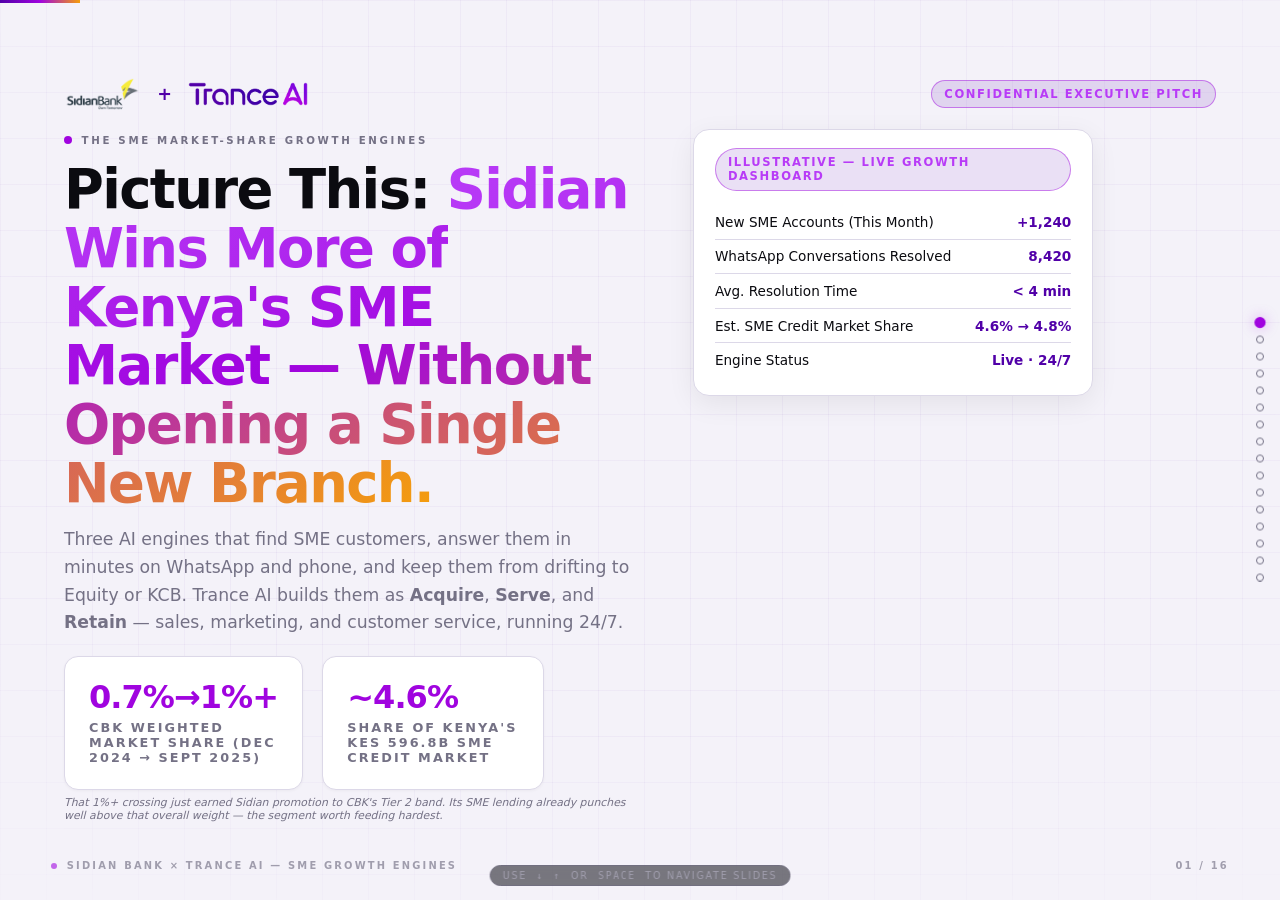
<file: growth-engines.html>
<!DOCTYPE html>
<html lang="en">
<head>
  <meta charset="UTF-8" />
  <meta name="viewport" content="width=device-width, initial-scale=1.0" />
  <title>Sidian Bank × Trance AI — The SME Growth Engines</title>

  <!-- Fontshare Satoshi Font -->
  <link rel="preconnect" href="https://api.fontshare.com" crossorigin />
  <link href="https://api.fontshare.com/v2/css?f[]=satoshi@400,500,700,900&display=swap" rel="stylesheet" />

  <!-- Stylesheet -->
  <link rel="stylesheet" href="css/growth-style.css" />
</head>
<body>

  <!-- Top Progress Bar -->
  <div id="progress"></div>

  <!-- Right Navigation Dots -->
  <div id="dots"></div>

  <!-- Keyboard Navigation Hint -->
  <div class="kbd-hint">
    <span>Use</span> <kbd>↓</kbd> <kbd>↑</kbd> <span>or</span> <kbd>Space</kbd> <span>to navigate slides</span>
  </div>

  <!-- Main Presentation Scroll-Snap Deck -->
  <main class="deck">

    <!-- ============================================================
         SLIDE 1: COVER
         ============================================================ -->
    <section class="slide warm">
      <div class="inner">
        <div class="brand-header reveal d1">
          <div class="brand-logo-wrapper">
            <img src="assets/Sidian-bank-Logo-1.png" alt="Sidian Bank" style="height:32px; width:auto; vertical-align:middle;" />
            <span style="font-weight:900; font-size:1.1rem; color:var(--purple-deep);">+</span>
            <img src="assets/trance-ai-logo.png" alt="Trance AI" style="height:24px; width:auto; vertical-align:middle;" />
          </div>
          <span class="badge purple">Confidential Executive Pitch</span>
        </div>

        <div class="split" style="margin-top: .8rem; align-items: start;">
          <div>
            <div class="eyebrow reveal d2">
              <span class="dot"></span> The SME Market-Share Growth Engines
            </div>

            <h1 class="display reveal d3" style="margin-top: .8rem; max-width: 23ch;">
              Picture This: <span class="purple-gradient">Sidian Wins More of Kenya's SME Market — Without Opening a Single New Branch.</span>
            </h1>

            <p class="lede reveal d4" style="margin-top: .8rem;">
              Three AI engines that find SME customers, answer them in minutes on WhatsApp and phone, and keep them from drifting to Equity or KCB. Trance AI builds them as <strong>Acquire</strong>, <strong>Serve</strong>, and <strong>Retain</strong> — sales, marketing, and customer service, running 24/7.
            </p>

            <div class="grid2" style="margin-top: 1.2rem; max-width: 480px;">
              <div class="card">
                <div class="stat-num purple" style="font-size: clamp(1.4rem,2.6vw,2rem);">0.7%→1%+</div>
                <div class="stat-label">CBK Weighted Market Share (Dec 2024 → Sept 2025)</div>
              </div>
              <div class="card">
                <div class="stat-num purple" style="font-size: clamp(1.4rem,2.6vw,2rem);">~4.6%</div>
                <div class="stat-label">Share of Kenya's KES 596.8B SME Credit Market</div>
              </div>
            </div>
            <p class="source-note reveal d5" style="margin-top:.4rem;">That 1%+ crossing just earned Sidian promotion to CBK's Tier 2 band. Its SME lending already punches well above that overall weight — the segment worth feeding hardest.</p>
          </div>

          <div class="mock-panel reveal d5">
            <span class="badge purple" style="margin-bottom:.9rem;">Illustrative — Live Growth Dashboard</span>
            <div class="mock-row"><span>New SME Accounts (This Month)</span><span class="v">+1,240</span></div>
            <div class="mock-row"><span>WhatsApp Conversations Resolved</span><span class="v">8,420</span></div>
            <div class="mock-row"><span>Avg. Resolution Time</span><span class="v">&lt; 4 min</span></div>
            <div class="mock-row"><span>Est. SME Credit Market Share</span><span class="v">4.6% → 4.8%</span></div>
            <div class="mock-row"><span>Engine Status</span><span class="v">Live · 24/7</span></div>
          </div>
        </div>
      </div>

      <div class="chrome-foot"><span class="fdot"></span> Sidian Bank × Trance AI — SME Growth Engines</div>
      <div class="chrome-page" id="chrome-page-num">01 / 16</div>
    </section>

    <!-- ============================================================
         SLIDE 2: LEVEL 01 — THE STATUS QUO
         ============================================================ -->
    <section class="slide dark">
      <div class="inner">
        <div class="eyebrow reveal d1">
          <span class="dot"></span> Level 01 — The Status Quo
        </div>
        <h2 class="title reveal d2" style="margin-top: .6rem; max-width: 22ch;">
          Kenya's #2 Trade Finance Bank Still Wins and Serves SMEs the Hard Way
        </h2>

        <p class="subtitle reveal d3" style="margin-top: .8rem; max-width: 64ch;">
          New SME accounts come through branch visits and RM cold outreach. Customer service runs on a phone line and an inbox. Sidian has no WhatsApp channel today — Absa's customers already bank on WhatsApp; Sidian's don't have that option yet.
        </p>

        <div class="impact reveal d4" style="margin-top: 1.6rem;">
          <span class="k">The CBK Floor, Not a Ceiling</span>
          <span class="v">Regulation requires acknowledging a complaint within 48 hours and resolving it within 7 days. That's the legal minimum — not something to compete on.</span>
        </div>

        <p class="reveal d5" style="margin-top: 1.4rem; font-size: .95rem; color: var(--muted-light); max-width: 62ch;">
          What if instead, every SME query got answered in minutes, not days — and new leads flowed in automatically, while RMs focused on the relationships that need a human?
        </p>
      </div>

      <div class="chrome-foot"><span class="fdot"></span> The Status Quo</div>
      <div class="chrome-page">02 / 16</div>
    </section>

    <!-- ============================================================
         SLIDE 3: THE PLAYBOOK
         ============================================================ -->
    <section class="slide light">
      <div class="inner">
        <div class="eyebrow reveal d1">
          <span class="dot"></span> The Playbook
        </div>
        <h2 class="title reveal d2" style="margin-top: .6rem;">
          Legacy Bank Growth vs. AI-Powered Bank Growth
        </h2>

        <div class="grid2" style="margin-top: 1.8rem;">
          <div class="card reveal d3">
            <div class="row" style="justify-content: space-between; margin-bottom: .8rem;">
              <span class="badge red">Legacy Growth &amp; Service</span>
            </div>
            <ul style="list-style: none; display: flex; flex-direction: column; gap: .6rem; font-size: .92rem; color: var(--muted);">
              <li style="display:flex; gap:.6rem;"><span style="color:var(--neg);">✕</span> New accounts depend on branch visits and RM cold calls</li>
              <li style="display:flex; gap:.6rem;"><span style="color:var(--neg);">✕</span> One-size-fits-all mass marketing</li>
              <li style="display:flex; gap:.6rem;"><span style="color:var(--neg);">✕</span> Phone queue and email, business hours only</li>
              <li style="display:flex; gap:.6rem;"><span style="color:var(--neg);">✕</span> Simple queries (balance, loan status) wait for a human</li>
              <li style="display:flex; gap:.6rem;"><span style="color:var(--neg);">✕</span> Frustrated customers quietly drift to a competitor</li>
            </ul>
          </div>

          <div class="card reveal d4" style="border-color: var(--purple); background: #FFF;">
            <div class="row" style="justify-content: space-between; margin-bottom: .8rem;">
              <span class="badge purple">AI-Powered Growth &amp; Service</span>
            </div>
            <ul style="list-style: none; display: flex; flex-direction: column; gap: .6rem; font-size: .92rem; color: var(--ink-text);">
              <li style="display:flex; gap:.6rem;"><span style="color:var(--purple);">✓</span> Fully autonomous lead capture, works 24/7</li>
              <li style="display:flex; gap:.6rem;"><span style="color:var(--purple);">✓</span> Hyper-personalized SME journeys, right offer, right time</li>
              <li style="display:flex; gap:.6rem;"><span style="color:var(--purple);">✓</span> WhatsApp &amp; call-center AI agents, always on</li>
              <li style="display:flex; gap:.6rem;"><span style="color:var(--purple);">✓</span> Routine queries answered instantly; humans handle the rest</li>
              <li style="display:flex; gap:.6rem;"><span style="color:var(--purple);">✓</span> Churn risk flagged and worked before the account leaves</li>
            </ul>
          </div>
        </div>
      </div>

      <div class="chrome-foot"><span class="fdot"></span> The Playbook</div>
      <div class="chrome-page">03 / 16</div>
    </section>

    <!-- ============================================================
         SLIDE 4: THE MISSED OPPORTUNITY
         ============================================================ -->
    <section class="slide warm">
      <div class="inner">
        <div class="eyebrow reveal d1">
          <span class="dot"></span> The Missed Opportunity
        </div>
        <h2 class="title reveal d2" style="margin-top: .6rem; max-width: 24ch;">
          Kenya's SME Credit Market Is KES 596.8 Billion and Growing. Sidian Holds ~4.6% of It.
        </h2>

        <div class="grid3" style="margin-top: 1.6rem;">
          <div class="card reveal d3" style="background:#FFF;">
            <div class="stat-num purple" style="font-size: clamp(1.4rem,2.8vw,2rem);">707,211</div>
            <div class="stat-label">Formal MSME Borrowers Nationally (Dec 2025)</div>
          </div>
          <div class="card reveal d4" style="background:#FFF;">
            <div class="stat-num gold" style="font-size: clamp(1.4rem,2.8vw,2rem);">KES 596.8B</div>
            <div class="stat-label">Outstanding MSME Credit Book (KBA, Dec 2025)</div>
          </div>
          <div class="card reveal d5" style="background:#FFF; border-color: var(--purple);">
            <div class="stat-num purple" style="font-size: clamp(1.4rem,2.8vw,2rem);">KES 2.2T–2.5T</div>
            <div class="stat-label">Unmet MSME Financing Gap (World Bank/IFC &amp; KBA, 2026)</div>
          </div>
        </div>

        <p class="reveal d6" style="margin-top: 1.5rem; font-size: .95rem; color: var(--ink-text); max-width: 68ch; font-weight: 500;">
          Sidian's KES 27.5B loan book already commands roughly 4.6% of that KES 596.8B market — well ahead of the ~1% weighted market share that just earned it CBK's Tier 2 promotion. SME lending is the one segment where Sidian already outperforms its overall size. The Acquire and Serve engines are built to widen that lead, not chase a new category.
        </p>
        <p class="source-note reveal d7" style="margin-top:.6rem;">Sidian loan book: KES 27.5B, audited FY2025 Annual Report (year ended 31 Dec 2025). National MSME credit market: KES 596.8B, Kenya Bankers Association, Dec 2025. CBK weighted market share: CBK Tier 2 reclassification, reported Sept–Dec 2025.</p>
      </div>

      <div class="chrome-foot"><span class="fdot"></span> The Missed Opportunity</div>
      <div class="chrome-page">04 / 16</div>
    </section>

    <!-- ============================================================
         SLIDE 5: THE TRANSFORMATION — THREE ENGINES
         ============================================================ -->
    <section class="slide dark">
      <div class="inner">
        <div class="eyebrow reveal d1">
          <span class="dot"></span> The Transformation
        </div>
        <h2 class="title reveal d2" style="margin-top: .6rem;">
          Three Engines — Sales, Marketing, and Customer Service — Working Together, 24/7
        </h2>
        <p class="subtitle reveal d3" style="margin-top: .5rem; max-width: 64ch;">
          AI agents — think bot employees trained for one high-value task — run continuously across WhatsApp, phone, SidianVIBE, email, and social.
        </p>

        <div class="grid3" style="margin-top: 1.6rem;">
          <div class="card reveal d4" style="border-color: var(--purple); background: var(--surface);">
            <span class="badge purple">Engine 1 — Sales &amp; Marketing</span>
            <h3 style="margin-top: .6rem; font-size: 1.15rem; color: #FFF;">Acquire</h3>
            <ul style="list-style:none; display:flex; flex-direction:column; gap:.5rem; margin-top:.8rem; font-size:.82rem; color: var(--muted-light);">
              <li>01 — SME-targeted social &amp; ad campaigns</li>
              <li>02 — Lead capture &amp; pre-qualification funnels</li>
              <li>03 — WhatsApp &amp; web AI sales agent</li>
              <li>04 — Automated email/WhatsApp nurture</li>
            </ul>
          </div>

          <div class="card reveal d5" style="border-color: var(--teal); background: var(--surface);">
            <span class="badge teal">Engine 2 — Customer Service</span>
            <h3 style="margin-top: .6rem; font-size: 1.15rem; color: #FFF;">Serve</h3>
            <ul style="list-style:none; display:flex; flex-direction:column; gap:.5rem; margin-top:.8rem; font-size:.82rem; color: var(--muted-light);">
              <li>01 — WhatsApp AI banking assistant</li>
              <li>02 — Call-center AI triage &amp; deflection</li>
              <li>03 — Instant answers: balance, transfers, loan status</li>
              <li>04 — Seamless handoff to a human for the rest</li>
            </ul>
          </div>

          <div class="card reveal d6" style="border-color: var(--gold); background: var(--surface);">
            <span class="badge gold">Engine 3 — Loyalty</span>
            <h3 style="margin-top: .6rem; font-size: 1.15rem; color: #FFF;">Retain</h3>
            <ul style="list-style:none; display:flex; flex-direction:column; gap:.5rem; margin-top:.8rem; font-size:.82rem; color: var(--muted-light);">
              <li>01 — Dormant account win-back</li>
              <li>02 — Cross-sell &amp; upsell triggers</li>
              <li>03 — Churn-risk flags before the account leaves</li>
              <li>04 — Powered entirely by Acquire + Serve data</li>
            </ul>
          </div>
        </div>
      </div>

      <div class="chrome-foot"><span class="fdot"></span> The Transformation</div>
      <div class="chrome-page">05 / 16</div>
    </section>

    <!-- ============================================================
         SLIDE 6: THE BATTLEFIELD
         ============================================================ -->
    <section class="slide light">
      <div class="inner">
        <div class="eyebrow reveal d1">
          <span class="dot"></span> The Battlefield
        </div>
        <h2 class="title reveal d2" style="margin-top: .6rem;">
          Kenya's Biggest Banks Are Already Moving to AI Service. Sidian Isn't Yet.
        </h2>
        <p class="subtitle reveal d3" style="margin-top: .3rem;">
          This isn't speculative — it's already table stakes among Sidian's direct competitors.
        </p>

        <div class="grid3" style="margin-top: 1.6rem;">
          <div class="card reveal d4">
            <span class="badge red">Live Today</span>
            <h3 style="margin-top: .6rem; font-size: 1.05rem;">Absa Kenya — "Abby"</h3>
            <p style="margin-top: .5rem; font-size: .85rem; color: var(--muted); line-height: 1.45;">
              A WhatsApp AI banking assistant: balances, transfers, bill pay, loan applications, and investment accounts, 24/7, live across 8 countries.
            </p>
          </div>

          <div class="card reveal d5">
            <span class="badge gold">Live Today</span>
            <h3 style="margin-top: .6rem; font-size: 1.05rem;">Equity Bank</h3>
            <p style="margin-top: .5rem; font-size: .85rem; color: var(--muted); line-height: 1.45;">
              98.2% of transactions now happen digitally, with AI explicitly named as the bank's next growth driver.
            </p>
          </div>

          <div class="card reveal d6">
            <span class="badge teal">In Motion</span>
            <h3 style="margin-top: .6rem; font-size: 1.05rem;">KCB Bank</h3>
            <p style="margin-top: .5rem; font-size: .85rem; color: var(--muted); line-height: 1.45;">
              Rolling out AI-powered chat and virtual assistants across its retail and SME channels.
            </p>
          </div>
        </div>

        <div class="impact reveal d7" style="margin-top: 1.4rem;">
          <span class="k">Sidian Today</span>
          <span class="v">No WhatsApp banking channel. Phone and email only. The gap widens every quarter this stays true.</span>
        </div>
      </div>

      <div class="chrome-foot"><span class="fdot"></span> The Battlefield</div>
      <div class="chrome-page">06 / 16</div>
    </section>

    <!-- ============================================================
         SLIDE 7: THE UNFAIR ADVANTAGE
         ============================================================ -->
    <section class="slide warm">
      <div class="inner">
        <div class="eyebrow reveal d1">
          <span class="dot"></span> The Unfair Advantage
        </div>
        <h2 class="title reveal d2" style="margin-top: .6rem;">
          A New Category Competitors Can't Match on Cost or Speed
        </h2>

        <div class="grid2" style="margin-top: 1.8rem;">
          <div class="card reveal d3" style="background:#FFF;">
            <span class="badge purple">~10x Lower Cost Per Contact</span>
            <p style="margin-top:.6rem; font-size:.9rem; color:var(--ink-text); line-height:1.5;">
              Industry benchmarks put an AI-resolved service contact at a fraction of the cost of a human-handled one. Sidian's RMs and call-center staff spend their time on relationships that need a person, not password resets.
            </p>
          </div>
          <div class="card reveal d4" style="background:#FFF;">
            <span class="badge gold">Performance-Gated Engagement</span>
            <p style="margin-top:.6rem; font-size:.9rem; color:var(--ink-text); line-height:1.5;">
              No vague promises. Trance AI's fee structure ties directly to the engine KPIs Sidian agrees to upfront.
            </p>
          </div>
          <div class="card reveal d5" style="background:#FFF;">
            <span class="badge teal">Infinite Scale, Zero Headcount</span>
            <p style="margin-top:.6rem; font-size:.9rem; color:var(--ink-text); line-height:1.5;">
              The engines handle thousands of simultaneous SME conversations without adding a single RM or call-center seat.
            </p>
          </div>
          <div class="card reveal d6" style="background:#FFF; border-color:var(--purple);">
            <span class="badge purple">Minutes, Not Days</span>
            <p style="margin-top:.6rem; font-size:.9rem; color:var(--ink-text); line-height:1.5;">
              While the regulatory floor is a 7-day resolution window, routine SME queries get answered in minutes — a service gap competitors feel immediately.
            </p>
          </div>
        </div>
      </div>

      <div class="chrome-foot"><span class="fdot"></span> The Unfair Advantage</div>
      <div class="chrome-page">07 / 16</div>
    </section>

    <!-- ============================================================
         SLIDE 8: LEVEL 02 — THE GROWTH SYSTEM (DASHBOARD)
         ============================================================ -->
    <section class="slide dark">
      <div class="inner">
        <div class="eyebrow reveal d1">
          <span class="dot"></span> Level 02 — The Growth System
        </div>
        <h2 class="title reveal d2" style="margin-top: .6rem;">
          One Unified Dashboard, All Three Engines
        </h2>
        <p class="subtitle reveal d3" style="margin-top: .5rem; max-width: 60ch;">
          You don't have to master the technical operations. You get a live dashboard showing exactly what all three engines are doing, every moment — and how the SME market-share number is moving.
        </p>

        <div class="split" style="margin-top: 1.8rem;">
          <div class="col reveal d4" style="gap:.9rem;">
            <div class="card" style="border-color: var(--purple);">
              <span class="pillar-tag">Acquire Engine</span>
              <p style="font-size:.88rem; color:var(--muted-light); margin-top:.3rem;">Live SME leads, ad spend efficiency, and sales-agent conversations at a glance.</p>
            </div>
            <div class="card" style="border-color: var(--teal);">
              <span class="pillar-tag" style="color:var(--teal);">Serve Engine</span>
              <p style="font-size:.88rem; color:var(--muted-light); margin-top:.3rem;">WhatsApp and call volume, first-contact resolution rate, and average response time.</p>
            </div>
            <div class="card" style="border-color: var(--gold);">
              <span class="pillar-tag" style="color:var(--gold);">Retain Engine</span>
              <p style="font-size:.88rem; color:var(--muted-light); margin-top:.3rem;">Reactivation rate, cross-sell conversions, and churn-risk flags in real time.</p>
            </div>
          </div>

          <div class="mock-panel reveal d5">
            <span class="badge purple" style="margin-bottom:.9rem;">Illustrative — Sidian Growth Dashboard</span>
            <div class="mock-row"><span>New SME Accounts Opened</span><span class="v">+1,240</span></div>
            <div class="mock-row"><span>WhatsApp Conversations Handled</span><span class="v">8,420</span></div>
            <div class="mock-row"><span>First-Contact Resolution Rate</span><span class="v">82%</span></div>
            <div class="mock-row"><span>Dormant Accounts Reactivated</span><span class="v">+380</span></div>
            <div class="mock-row"><span>Est. SME Credit Market Share</span><span class="v">4.6% → 4.8%</span></div>
          </div>
        </div>
      </div>

      <div class="chrome-foot"><span class="fdot"></span> The Growth System</div>
      <div class="chrome-page">08 / 16</div>
    </section>

    <!-- ============================================================
         SLIDE 9: ENGINE 1 DETAIL — ACQUIRE
         ============================================================ -->
    <section class="slide light">
      <div class="inner">
        <div class="eyebrow reveal d1">
          <span class="dot"></span> Engine 1 — Detail
        </div>
        <h2 class="title reveal d2" style="margin-top: .6rem;">
          Acquire: Sales &amp; Marketing on Autopilot
        </h2>
        <p class="subtitle reveal d3" style="margin-top: .4rem; max-width: 60ch;">
          A high-value AI agent works every channel where an SME owner already spends time.
        </p>

        <div class="grid3" style="margin-top: 1.6rem;">
          <div class="card reveal d4" style="background:#FFF; border-color:var(--purple);">
            <span class="badge purple">Website &amp; Ads</span>
            <p style="margin-top:.6rem; font-size:.85rem; color:var(--ink-text); line-height:1.45;">
              AI agent captures and pre-qualifies visitors from targeted SME ad campaigns — trade finance, LPO, working capital.
            </p>
          </div>
          <div class="card reveal d5" style="background:#FFF;">
            <span class="badge teal">WhatsApp Sales Agent</span>
            <p style="margin-top:.6rem; font-size:.85rem; color:var(--muted); line-height:1.45;">
              Answers product questions instantly and books account-opening appointments 24/7 — the channel Sidian doesn't have today.
            </p>
          </div>
          <div class="card reveal d6" style="background:#FFF;">
            <span class="badge gold">Email &amp; Social Nurture</span>
            <p style="margin-top:.6rem; font-size:.85rem; color:var(--muted); line-height:1.45;">
              Follows up every captured lead automatically until they open an account — no lead goes cold.
            </p>
          </div>
        </div>
      </div>

      <div class="chrome-foot"><span class="fdot"></span> Acquire — Engine Detail</div>
      <div class="chrome-page">09 / 16</div>
    </section>

    <!-- ============================================================
         SLIDE 10: ENGINE 2 DETAIL — SERVE
         ============================================================ -->
    <section class="slide warm">
      <div class="inner">
        <div class="eyebrow reveal d1">
          <span class="dot"></span> Engine 2 — Detail
        </div>
        <h2 class="title reveal d2" style="margin-top: .6rem;">
          Serve: WhatsApp and Call-Center AI, Always On
        </h2>

        <div class="card reveal d3" style="margin-top: 1.4rem; overflow-x: auto; background:#FFF;">
          <table class="deck-table">
            <thead>
              <tr>
                <th>Today</th>
                <th style="color: var(--purple-deep); background: var(--purple-bg);">With the Serve Engine</th>
              </tr>
            </thead>
            <tbody>
              <tr>
                <td>Balance and transfer questions wait for a phone call</td>
                <td style="background: var(--purple-bg); color: var(--purple-deep); font-weight: 700;">Answered instantly on WhatsApp, day or night</td>
              </tr>
              <tr>
                <td>Every inbound call reaches a human queue</td>
                <td style="background: var(--purple-bg); color: var(--purple-deep); font-weight: 700;">AI triages first — routine calls resolved, complex ones routed to the right person</td>
              </tr>
              <tr>
                <td>After-hours queries sit until the next business day</td>
                <td style="background: var(--purple-bg); color: var(--purple-deep); font-weight: 700;">24/7 coverage — no queue resets overnight</td>
              </tr>
              <tr>
                <td>Loan-status checks mean a branch visit or a call</td>
                <td style="background: var(--purple-bg); color: var(--purple-deep); font-weight: 700;">Self-serve status checks on WhatsApp in seconds</td>
              </tr>
              <tr>
                <td>No consistent record of what each SME asked or needed</td>
                <td style="background: var(--purple-bg); color: var(--purple-deep); font-weight: 700;">Every conversation logged and feeds the Retain engine</td>
              </tr>
            </tbody>
          </table>
        </div>
      </div>

      <div class="chrome-foot"><span class="fdot"></span> Serve — Engine Detail</div>
      <div class="chrome-page">10 / 16</div>
    </section>

    <!-- ============================================================
         SLIDE 11: ENGINE 3 DETAIL — RETAIN
         ============================================================ -->
    <section class="slide dark">
      <div class="inner">
        <div class="eyebrow reveal d1">
          <span class="dot"></span> Engine 3 — Detail
        </div>
        <h2 class="title reveal d2" style="margin-top: .6rem;">
          Retain: Every Great Service Interaction Becomes a Growth Signal
        </h2>
        <p class="subtitle reveal d3" style="margin-top: .5rem; max-width: 62ch;">
          Retention isn't a separate pitch — it's what Acquire and Serve compound into, automatically.
        </p>

        <div class="grid3" style="margin-top: 1.6rem;">
          <div class="card reveal d4">
            <span class="badge gold">Dormant Win-Back</span>
            <p style="margin-top:.6rem; font-size:.85rem; color:var(--muted-light); line-height:1.45;">
              Accounts gone quiet get a personalized WhatsApp nudge before they're written off.
            </p>
          </div>
          <div class="card reveal d5">
            <span class="badge purple">Cross-Sell Triggers</span>
            <p style="margin-top:.6rem; font-size:.85rem; color:var(--muted-light); line-height:1.45;">
              A resolved service query becomes the moment to offer the next relevant product — not a separate campaign.
            </p>
          </div>
          <div class="card reveal d6">
            <span class="badge teal">Churn-Risk Flags</span>
            <p style="margin-top:.6rem; font-size:.85rem; color:var(--muted-light); line-height:1.45;">
              Repeated complaints or slowing activity flag an at-risk SME to the RM before the account moves to a competitor.
            </p>
          </div>
        </div>
      </div>

      <div class="chrome-foot"><span class="fdot"></span> Retain — Engine Detail</div>
      <div class="chrome-page">11 / 16</div>
    </section>

    <!-- ============================================================
         SLIDE 12: HOW THE ENGINES COMPOUND INTO MARKET SHARE
         ============================================================ -->
    <section class="slide light">
      <div class="inner">
        <div class="eyebrow reveal d1">
          <span class="dot"></span> The Mechanism
        </div>
        <h2 class="title reveal d2" style="margin-top: .6rem;">
          How Three Engines Compound Into Market Share
        </h2>

        <div class="card reveal d3" style="margin-top: 1.6rem; overflow-x: auto; background:#FFF;">
          <table class="deck-table">
            <thead>
              <tr>
                <th>Current State</th>
                <th style="color: var(--purple-deep);">Acquire Moves</th>
                <th style="color: var(--purple-deep);">Serve Moves</th>
                <th style="color: var(--purple-deep);">Retain Moves</th>
              </tr>
            </thead>
            <tbody>
              <tr>
                <td>Branch-dependent lead flow</td>
                <td style="font-weight:700;">Always-on SME pipeline, lower cost per lead</td>
                <td style="font-weight:700;">Faster onboarding converts more leads</td>
                <td style="font-weight:700;">New accounts stay longer</td>
              </tr>
              <tr>
                <td>Manual, business-hours service</td>
                <td style="font-weight:700;">More qualified leads reach a human faster</td>
                <td style="font-weight:700;">Minutes, not days, on routine queries</td>
                <td style="font-weight:700;">Higher CSAT feeds referrals</td>
              </tr>
              <tr>
                <td>Silent churn to competitors</td>
                <td style="font-weight:700;">-</td>
                <td style="font-weight:700;">Every interaction logged and actioned</td>
                <td style="font-weight:700;">At-risk accounts caught before they leave</td>
              </tr>
            </tbody>
          </table>
        </div>

        <div class="impact reveal d4" style="margin-top: 1.4rem;">
          <span class="k">The Compounding Effect</span>
          <span class="v">More accounts in, fewer accounts out — net growth in Sidian's share of Kenya's KES 596.8B MSME credit market.</span>
        </div>
      </div>

      <div class="chrome-foot"><span class="fdot"></span> The Mechanism</div>
      <div class="chrome-page">12 / 16</div>
    </section>

    <!-- ============================================================
         SLIDE 13: THE MARKET-SHARE FORMULA
         ============================================================ -->
    <section class="slide warm">
      <div class="inner">
        <div class="eyebrow reveal d1">
          <span class="dot"></span> The Trance Growth Formula
        </div>
        <h2 class="title reveal d2" style="margin-top: .6rem;">
          The Math Behind the Market-Share Answer
        </h2>

        <div class="formula-box reveal d3" style="margin-top: 1.6rem;">
          SME Credit Market Share = Sidian's SME Loan Book ÷ Kenya's Total MSME Credit Book (KES 596.8B)
        </div>

        <div class="card reveal d4" style="margin-top: 1.4rem; background: var(--paper-warm);">
          <span class="badge gold">Where Sidian Stands Today</span>
          <p style="margin-top: .7rem; font-size: .92rem; color: var(--ink-text); line-height: 1.6;">
            Sidian's KES 27.5B loan book is roughly 4.6% of the national KES 596.8B market — on top of the ~1% CBK weighted market share that just earned it Tier 2 status. The numerator moves with two levers only: <strong>accounts won</strong> (Acquire, and Serve's conversion assist) and <strong>accounts kept</strong> (Retain). Net new accounts and prevented churn are the leading indicators the pilot proves each month — the share percentage is what they roll up into over time.
          </p>
        </div>

        <p class="reveal d5" style="margin-top: 1rem; font-size: .72rem; color: var(--muted); font-style: italic;">
          Illustrative model to show the mechanism — actual share movement depends on Sidian's real account, loan, and deposit data, confirmed jointly during the pilot. National market figures: Kenya Bankers Association, Dec 2025/2026.
        </p>
      </div>

      <div class="chrome-foot"><span class="fdot"></span> The Growth Formula</div>
      <div class="chrome-page">13 / 16</div>
    </section>

    <!-- ============================================================
         SLIDE 14: THE GROWTH PLAN
         ============================================================ -->
    <section class="slide light">
      <div class="inner">
        <div class="eyebrow reveal d1">
          <span class="dot"></span> The Growth Plan
        </div>
        <h2 class="title reveal d2" style="margin-top: .6rem;">
          What It Takes to Stand Up All Three Engines
        </h2>

        <div class="grid2" style="margin-top: 1.6rem;">
          <div class="card reveal d3" style="background:#FFF;">
            <span class="badge purple">1 — Investment</span>
            <p style="margin-top: .6rem; font-size: .88rem; color: var(--ink-text); line-height: 1.55;">
              Setup and managed-service terms scoped jointly with Sidian's transformation office, based on pilot scope vs. full rollout.
            </p>
          </div>

          <div class="card reveal d4" style="background:#FFF; border-color: var(--purple);">
            <span class="badge gold">2 — Timeline</span>
            <p style="margin-top: .6rem; font-size: .88rem; color: var(--ink-text); line-height: 1.55;">
              Acquire and Serve engines live in <strong>15–20 days</strong> for the pilot branch cluster (WhatsApp Business API approval typically adds 5–10 days). Retain engine follows once live interaction data exists. Full rollout across all branches within 6 months.
            </p>
          </div>

          <div class="card reveal d5" style="background:#FFF;">
            <span class="badge teal">3 — What You Get</span>
            <ul style="list-style:none; display:flex; flex-direction:column; gap:.45rem; margin-top:.6rem; font-size:.85rem; color: var(--ink-text);">
              <li>✓ A live Acquire engine generating pre-qualified SME leads</li>
              <li>✓ A live Serve engine on WhatsApp and call-center triage</li>
              <li>✓ The unified growth dashboard from Level 02</li>
              <li>✓ Fee tied to agreed, measurable engine KPIs</li>
            </ul>
          </div>

          <div class="card reveal d6" style="background:#FFF;">
            <span class="badge red">4 — Effort From Sidian</span>
            <ul style="list-style:none; display:flex; flex-direction:column; gap:.45rem; margin-top:.6rem; font-size:.85rem; color: var(--ink-text);">
              <li>— WhatsApp Business API / Meta approval sign-off</li>
              <li>— Read access to core banking &amp; SidianVIBE data</li>
              <li>— One executive sponsor + IT liaison</li>
              <li>— A pilot branch cluster to launch with</li>
            </ul>
          </div>
        </div>

        <div class="card reveal d7" style="margin-top: 1.4rem; background: var(--purple-bg); border-color: rgba(160,4,223,0.3);">
          <span class="pillar-tag">5 — Why Trance AI</span>
          <p style="font-size: .95rem; font-weight: 700; margin-top: .3rem; color: var(--purple-deep);">
            AI delivery experience across enterprises like Jumia and Microsoft, purpose-built here for Kenyan SME banking data and behavior.
          </p>
        </div>

        <p class="reveal d8" style="margin-top: 1rem; font-size: .72rem; color: var(--muted); font-style: italic;">
          Commercial terms above are illustrative and directional — final figures confirmed with Sidian leadership before signing.
        </p>
      </div>

      <div class="chrome-foot"><span class="fdot"></span> The Growth Plan</div>
      <div class="chrome-page">14 / 16</div>
    </section>

    <!-- ============================================================
         SLIDE 15: BONUS — SEASONAL CAMPAIGNS
         ============================================================ -->
    <section class="slide dark">
      <div class="inner">
        <div class="eyebrow reveal d1">
          <span class="dot"></span> Bonus
        </div>
        <h2 class="title reveal d2" style="margin-top: .6rem; max-width: 22ch;">
          Kenya's Banking Calendar, Covered — At No Extra Cost
        </h2>
        <p class="subtitle reveal d3" style="margin-top: .5rem; max-width: 58ch;">
          Trance AI runs Kenya's seasonal SME calendar through Acquire and Retain — agencies normally charge separately for this.
        </p>

        <div class="grid4" style="margin-top: 1.8rem;">
          <div class="card reveal d4">
            <span class="badge purple">Q1</span>
            <h3 style="margin-top:.5rem; font-size:1rem;">School Fees Season</h3>
            <p style="margin-top:.4rem; font-size:.8rem; color:var(--muted-light);">Targeted SME &amp; retail facility campaign via the Acquire engine.</p>
          </div>
          <div class="card reveal d5">
            <span class="badge teal">Q3</span>
            <h3 style="margin-top:.5rem; font-size:1rem;">County Tender Season</h3>
            <p style="margin-top:.4rem; font-size:.8rem; color:var(--muted-light);">Trade finance and bid-bond outreach to contractor segments.</p>
          </div>
          <div class="card reveal d6">
            <span class="badge gold">Q4</span>
            <h3 style="margin-top:.5rem; font-size:1rem;">Diaspora &amp; Chama Season</h3>
            <p style="margin-top:.4rem; font-size:.8rem; color:var(--muted-light);">Retain engine win-back and cross-sell push before year-end.</p>
          </div>
          <div class="card reveal d7">
            <span class="badge red">Every Day</span>
            <h3 style="margin-top:.5rem; font-size:1rem;">Always-On Coverage</h3>
            <p style="margin-top:.4rem; font-size:.8rem; color:var(--muted-light);">WhatsApp and call-center AI never close for lunch, weekends, or public holidays.</p>
          </div>
        </div>
      </div>

      <div class="chrome-foot"><span class="fdot"></span> Bonus</div>
      <div class="chrome-page">15 / 16</div>
    </section>

    <!-- ============================================================
         SLIDE 16: CLOSING CTA
         ============================================================ -->
    <section class="slide warm">
      <div class="inner">
        <div class="eyebrow reveal d1">
          <span class="dot"></span> Let's Get Started
        </div>
        <h1 class="display reveal d2" style="margin-top: .8rem; max-width: 20ch;">
          Ready to Build Sidian's Fastest-Growing SME Franchise?
        </h1>

        <p class="lede reveal d3" style="margin-top: 1.1rem;">
          Three engines. Zero extra headcount. Live in weeks, not quarters.
        </p>

        <div class="row reveal d4" style="margin-top: 1.8rem;">
          <a href="mailto:contact@trance.ai" class="badge purple" style="padding: .8rem 1.4rem; font-size: .85rem; text-decoration: none; cursor: pointer; white-space: nowrap;">
            Initiate Partnership →
          </a>
        </div>
      </div>

      <div class="chrome-foot"><span class="fdot"></span> Sidian Bank × Trance AI</div>
      <div class="chrome-page">16 / 16</div>
    </section>

  </main>

  <!-- Script Engine -->
  <script src="js/deck.js"></script>
</body>
</html>
</file>
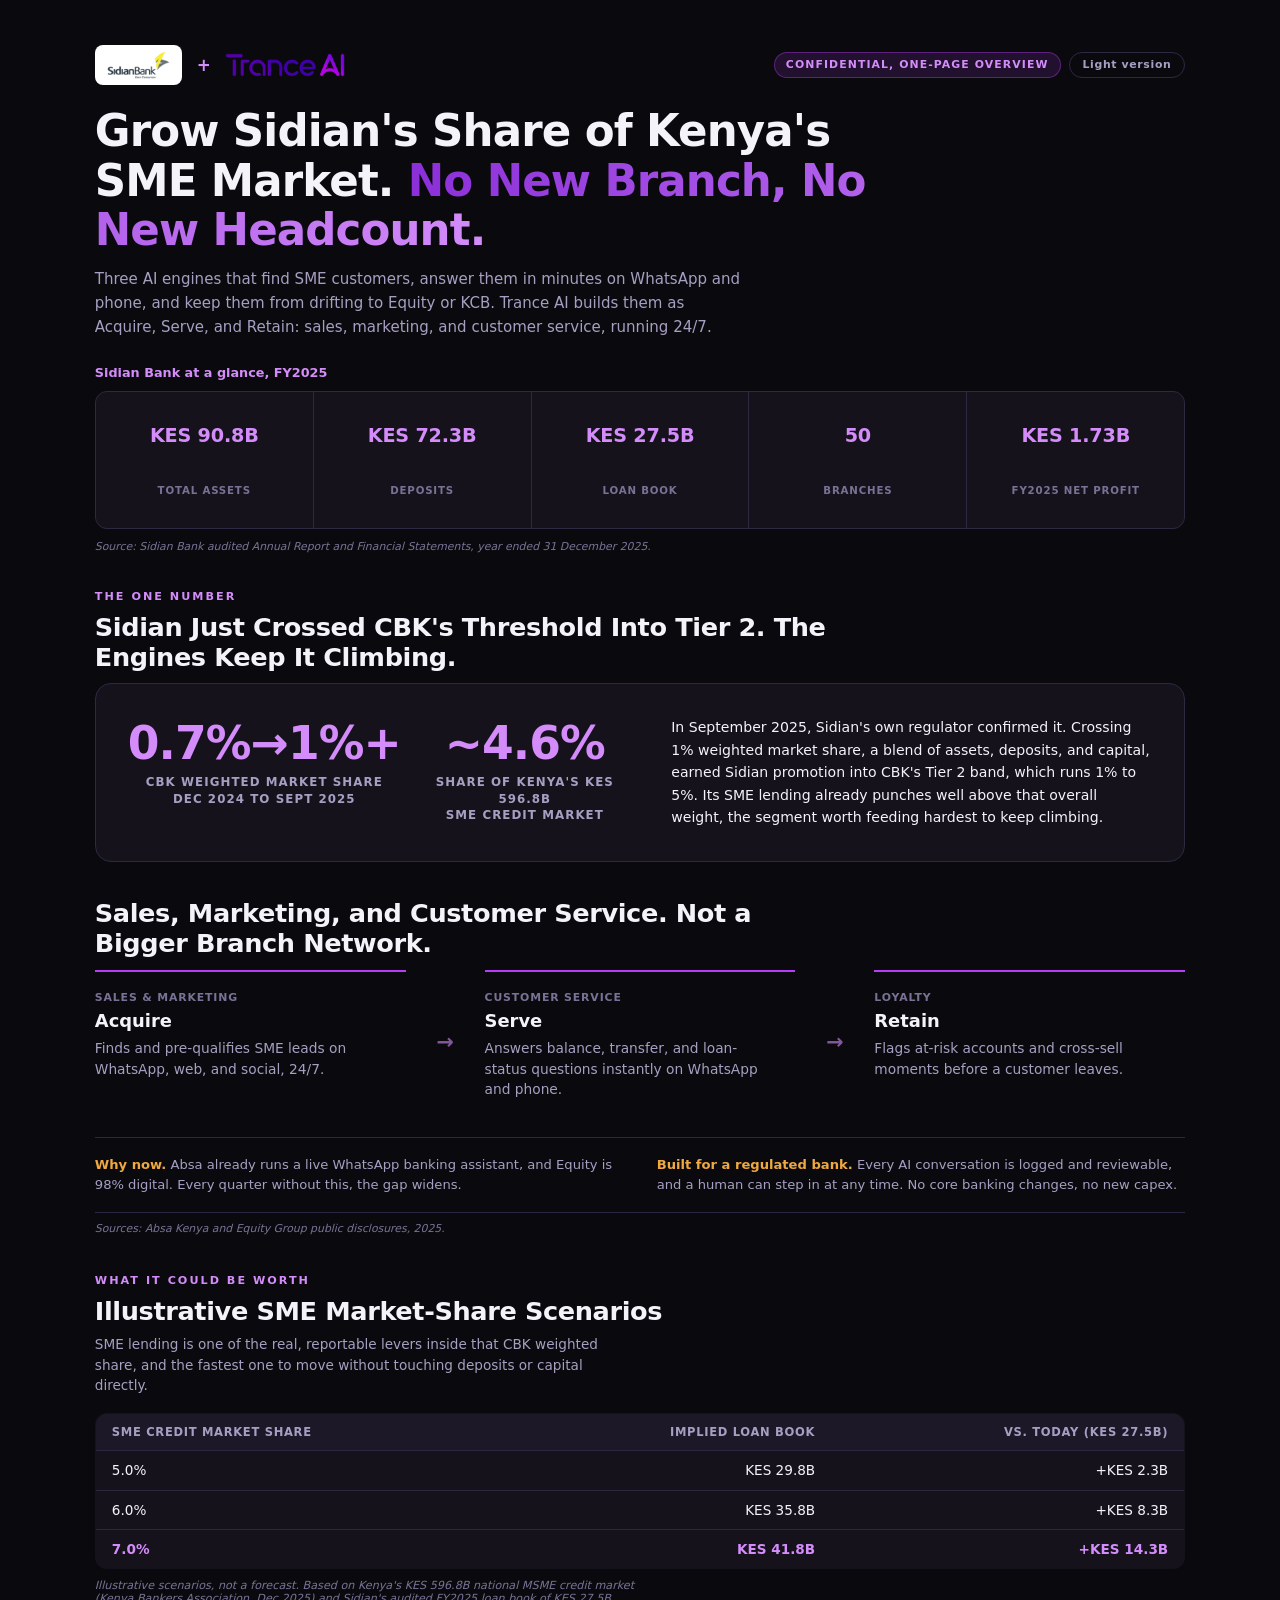
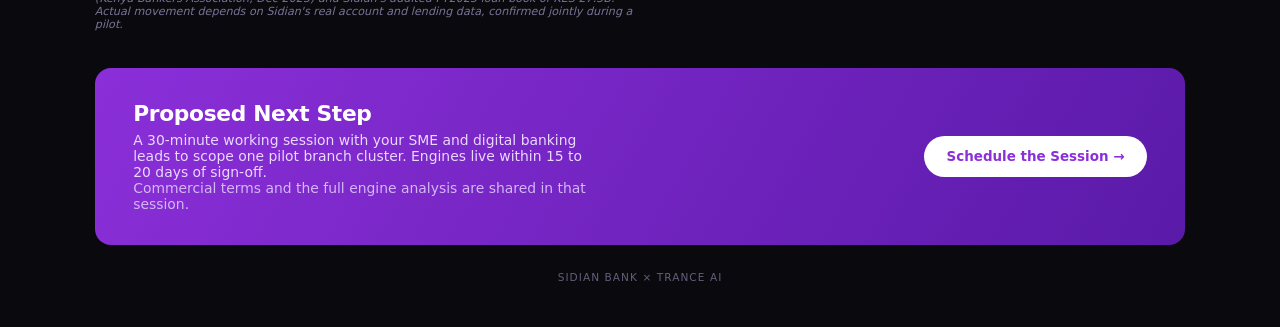
<file: one-pager-dark.html>
<!DOCTYPE html>
<html lang="en">
<head>
<meta charset="UTF-8" />
<meta name="viewport" content="width=device-width, initial-scale=1.0" />
<title>Sidian Bank × Trance AI: SME Growth Engines (One-Pager, Dark)</title>
<link rel="preconnect" href="https://api.fontshare.com" crossorigin />
<link href="https://api.fontshare.com/v2/css?f[]=satoshi@400,500,700,900&display=swap" rel="stylesheet" />
<style>
  :root {
    --bg: #0A0A0E; --surface: #15121C; --surface-2: #1C1828;
    --text: #F5F3FA; --muted: #A79FC2; --muted-dim: #7A7296;
    --hairline: #2C2740; --card-border: #2E2842;
    --purple: #B83BF7; --purple-soft: #8B2FD9; --purple-bright: #D48CFA;
    --purple-bg: rgba(184, 59, 247, 0.14);
    --gold: #EFA940; --gold-soft: rgba(239, 169, 64, 0.12);
  }
  * { box-sizing: border-box; }
  body {
    margin: 0; background: var(--bg); color: var(--text);
    font-family: 'Satoshi', system-ui, -apple-system, sans-serif;
    -webkit-font-smoothing: antialiased;
  }
  .page { max-width: 1180px; margin: 0 auto; padding: clamp(1.4rem, 3.5vw, 3.2rem); }

  /* ---- Header ---- */
  .brand-row { display: flex; align-items: center; justify-content: space-between; gap: 1rem; flex-wrap: wrap; }
  .brand-logos { display: flex; align-items: center; gap: .9rem; }
  .brand-logos img { width: auto; }
  .brand-logos img.sidian { height: 40px; background: #fff; padding: 6px 10px; border-radius: 8px; }
  .brand-logos img.trance { height: 24px; }
  .plus { font-weight: 900; font-size: 1.05rem; color: var(--purple-bright); }
  .badge { display: inline-flex; align-items: center; font-size: .68rem; font-weight: 700; letter-spacing: .1em; text-transform: uppercase; padding: .35rem .7rem; border-radius: 100px; border: 1px solid rgba(184,59,247,.4); background: var(--purple-bg); color: var(--purple-bright); }
  .theme-toggle { display: inline-flex; align-items: center; gap: .5rem; }
  .theme-link { font-size: .68rem; font-weight: 700; letter-spacing: .06em; color: var(--muted); text-decoration: none; border: 1px solid var(--card-border); border-radius: 100px; padding: .35rem .8rem; }
  .theme-link:hover { color: var(--purple-bright); border-color: var(--purple); }

  h1.headline {
    font-size: clamp(1.8rem, 3.4vw, 2.75rem); font-weight: 900; line-height: 1.14; letter-spacing: -.02em;
    margin: 1.4rem 0 .7rem; max-width: 26ch; color: var(--text);
  }
  .headline .grad { background: linear-gradient(90deg, var(--purple-soft), var(--purple-bright)); -webkit-background-clip: text; background-clip: text; color: transparent; }
  p.sub { font-size: clamp(.94rem, 1.15vw, 1.1rem); color: var(--muted); line-height: 1.6; max-width: 68ch; margin: 0 0 1.6rem; }

  /* ---- At-a-glance strip ---- */
  .glance { display: grid; grid-template-columns: repeat(5, 1fr); gap: 1px; background: var(--card-border); border: 1px solid var(--card-border); border-radius: 12px; overflow: hidden; margin-bottom: 1.9rem; }
  .glance div { background: var(--surface); padding: 1rem .9rem; text-align: center; }
  .glance .num { font-size: clamp(1.05rem, 1.5vw, 1.45rem); font-weight: 900; color: var(--purple-bright); letter-spacing: -.01em; }
  .glance .lbl { font-size: .64rem; font-weight: 700; text-transform: uppercase; letter-spacing: .08em; color: var(--muted-dim); margin-top: .3rem; }
  .source-line { font-size: .68rem; color: var(--muted-dim); font-style: italic; margin: -1.3rem 0 2.2rem; line-height: 1.5; }
  .strip-label { font-size: .8rem; font-weight: 700; color: var(--purple-bright); margin: 0 0 .7rem; }
  .bridge { font-size: .85rem; color: var(--muted); line-height: 1.5; margin: -.2rem 0 1.1rem; max-width: 60ch; }
  .ask-note { margin: .6rem 0 0; color: #C7B8E8; font-size: .76rem; }

  /* ---- Section shell ---- */
  section { margin-bottom: 2.3rem; }
  .eyebrow { font-size: .7rem; font-weight: 800; letter-spacing: .18em; text-transform: uppercase; color: var(--purple-bright); margin-bottom: .55rem; }
  h2 { font-size: clamp(1.25rem, 2vw, 1.65rem); font-weight: 900; letter-spacing: -.015em; margin: 0 0 .7rem; max-width: 42ch; color: var(--text); }

  /* ---- Block 2: The Number ---- */
  .number-block { display: grid; grid-template-columns: 1.05fr 1fr; gap: clamp(1.4rem, 3vw, 2.4rem); align-items: center; background: var(--surface); border: 1px solid var(--card-border); border-radius: 16px; padding: clamp(1.4rem, 2.6vw, 2rem); }
  .number-block .stat { text-align: center; }
  .number-block .stat .big { font-size: clamp(2.1rem, 3.6vw, 2.85rem); font-weight: 900; color: var(--purple-bright); letter-spacing: -.02em; line-height: 1; }
  .number-block .stat .cap { font-size: .74rem; font-weight: 700; text-transform: uppercase; letter-spacing: .09em; color: var(--muted); margin-top: .5rem; line-height: 1.4; }
  .number-block .stats-row { display: grid; grid-template-columns: 1fr 1fr; gap: 1rem; }
  .number-block p { font-size: clamp(.88rem, 1vw, .95rem); color: var(--text); line-height: 1.6; margin: 0; }

  /* ---- Block 3: Engines (flow, not cards) ---- */
  .engine-flow { display: flex; align-items: stretch; gap: clamp(1rem, 2.4vw, 2rem); }
  .engine { flex: 1; border-top: 2px solid var(--purple); padding-top: .9rem; }
  .engine .meta { font-size: .68rem; font-weight: 700; text-transform: uppercase; letter-spacing: .08em; color: var(--muted-dim); }
  .engine h3 { font-size: clamp(1.05rem, 1.4vw, 1.25rem); font-weight: 900; margin: .3rem 0 .45rem; color: var(--text); }
  .engine p { font-size: .86rem; color: var(--muted); line-height: 1.5; margin: 0; max-width: 32ch; }
  .flow-arrow { flex: none; align-self: center; color: var(--purple-bright); font-size: 1.3rem; font-weight: 700; opacity: .6; margin-top: .9rem; }

  /* ---- Block 4: Impact scenarios ---- */
  .impact-table { width: 100%; border-collapse: collapse; background: var(--surface); border: 1px solid var(--card-border); border-radius: 12px; overflow: hidden; font-size: .85rem; }
  .impact-table th, .impact-table td { padding: .7rem 1rem; text-align: left; border-bottom: 1px solid var(--hairline); color: var(--text); }
  .impact-table th { font-weight: 700; color: var(--muted); font-size: .72rem; text-transform: uppercase; letter-spacing: .06em; background: var(--surface-2); }
  .impact-table td.num, .impact-table th.num { text-align: right; font-variant-numeric: tabular-nums; }
  .impact-table tr:last-child td { border-bottom: none; }
  .impact-table tr.hi td { font-weight: 800; color: var(--purple-bright); }
  .caveat { font-size: .7rem; color: var(--muted-dim); font-style: italic; margin-top: .6rem; max-width: 78ch; }

  /* ---- Note strip ---- */
  .note-strip { display: flex; gap: clamp(1.2rem, 2.6vw, 2.4rem); flex-wrap: wrap; border-top: 1px solid var(--hairline); border-bottom: 1px solid var(--hairline); padding: 1.1rem 0; margin: 0 0 .5rem; }
  .note-strip .item { flex: 1; min-width: 240px; font-size: .82rem; color: var(--muted); line-height: 1.5; }
  .note-strip .item b { color: var(--gold); }

  /* ---- Block 5: Ask ---- */
  .ask { background: linear-gradient(120deg, var(--purple-soft), #5A1AA8); border-radius: 16px; padding: clamp(1.5rem, 2.6vw, 2.1rem) clamp(1.6rem, 3vw, 2.4rem); color: #fff; display: flex; align-items: center; justify-content: space-between; gap: 1.6rem; flex-wrap: wrap; }
  .ask h2 { color: #fff; margin: 0 0 .35rem; font-size: clamp(1.15rem, 1.7vw, 1.4rem); max-width: none; }
  .ask p { margin: 0; color: #EAD9FF; font-size: .87rem; max-width: 52ch; }
  .ask .ask-note { color: #D3B8F5; }
  .ask a { flex: none; display: inline-flex; align-items: center; gap: .4rem; background: #fff; color: var(--purple-soft); font-weight: 800; font-size: .84rem; padding: .8rem 1.4rem; border-radius: 100px; text-decoration: none; white-space: nowrap; }

  footer { text-align: center; font-size: .66rem; color: var(--muted-dim); letter-spacing: .1em; text-transform: uppercase; margin-top: 1.6rem; opacity: .8; }

  @media (max-width: 860px) {
    .glance { grid-template-columns: repeat(3, 1fr); }
    .number-block { grid-template-columns: 1fr; }
    .engine-flow { flex-direction: column; }
    .flow-arrow { display: none; }
  }
  @media (max-width: 540px) {
    .page { padding: 1.15rem; }
    .glance { grid-template-columns: repeat(2, 1fr); }
    .source-line { margin-top: .5rem; margin-bottom: 1.9rem; }
    .number-block { padding: 1.1rem; }
    .number-block .stats-row { grid-template-columns: 1fr; gap: .7rem; }
    .number-block .stat .big { font-size: 1.9rem; }
    .impact-table th, .impact-table td { padding: .55rem .65rem; font-size: .78rem; }
    .note-strip { flex-direction: column; gap: .9rem; }
    .note-strip .item { min-width: 0; }
    .brand-logos img.sidian { height: 32px; }
  }
  @media print {
    body { background: #fff; color: #0B0B10; }
    .glance div, .number-block, .impact-table { background: #fff; }
    .ask { background: #F4F2F9; color: #0B0B10; }
    .ask h2, .ask p, .ask .ask-note { color: #0B0B10; }
    .ask a { background: linear-gradient(90deg, #4000A7, #A004DF); color: #fff; }
  }
</style>
</head>
<body>
<div class="page">

  <div class="brand-row">
    <div class="brand-logos">
      <img class="sidian" src="assets/Sidian-bank-Logo-1.png" alt="Sidian Bank" />
      <span class="plus">+</span>
      <img class="trance" src="assets/trance-ai-logo.png" alt="Trance AI" />
    </div>
    <div class="theme-toggle">
      <span class="badge">Confidential, One-Page Overview</span>
      <a class="theme-link" href="one-pager.html">Light version</a>
    </div>
  </div>

  <h1 class="headline">Grow Sidian's Share of Kenya's SME Market. <span class="grad">No New Branch, No New Headcount.</span></h1>
  <p class="sub">Three AI engines that find SME customers, answer them in minutes on WhatsApp and phone, and keep them from drifting to Equity or KCB. Trance AI builds them as Acquire, Serve, and Retain: sales, marketing, and customer service, running 24/7.</p>

  <p class="strip-label">Sidian Bank at a glance, FY2025</p>
  <div class="glance">
    <div><div class="num">KES 90.8B</div><div class="lbl">Total Assets</div></div>
    <div><div class="num">KES 72.3B</div><div class="lbl">Deposits</div></div>
    <div><div class="num">KES 27.5B</div><div class="lbl">Loan Book</div></div>
    <div><div class="num">50</div><div class="lbl">Branches</div></div>
    <div><div class="num">KES 1.73B</div><div class="lbl">FY2025 Net Profit</div></div>
  </div>
  <p class="source-line">Source: Sidian Bank audited Annual Report and Financial Statements, year ended 31 December 2025.</p>

  <section>
    <div class="eyebrow">The One Number</div>
    <h2>Sidian Just Crossed CBK's Threshold Into Tier 2. The Engines Keep It Climbing.</h2>
    <div class="number-block">
      <div class="stats-row">
        <div class="stat"><div class="big">0.7%→1%+</div><div class="cap">CBK Weighted Market Share<br>Dec 2024 to Sept 2025</div></div>
        <div class="stat"><div class="big">~4.6%</div><div class="cap">Share of Kenya's KES 596.8B<br>SME Credit Market</div></div>
      </div>
      <p>In September 2025, Sidian's own regulator confirmed it. Crossing 1% weighted market share, a blend of assets, deposits, and capital, earned Sidian promotion into CBK's Tier 2 band, which runs 1% to 5%. Its SME lending already punches well above that overall weight, the segment worth feeding hardest to keep climbing.</p>
    </div>
  </section>

  <section>
    <h2>Sales, Marketing, and Customer Service. Not a Bigger Branch Network.</h2>
    <div class="engine-flow">
      <div class="engine">
        <span class="meta">Sales &amp; Marketing</span>
        <h3>Acquire</h3>
        <p>Finds and pre-qualifies SME leads on WhatsApp, web, and social, 24/7.</p>
      </div>
      <span class="flow-arrow">→</span>
      <div class="engine">
        <span class="meta">Customer Service</span>
        <h3>Serve</h3>
        <p>Answers balance, transfer, and loan-status questions instantly on WhatsApp and phone.</p>
      </div>
      <span class="flow-arrow">→</span>
      <div class="engine">
        <span class="meta">Loyalty</span>
        <h3>Retain</h3>
        <p>Flags at-risk accounts and cross-sell moments before a customer leaves.</p>
      </div>
    </div>
  </section>

  <div class="note-strip">
    <div class="item"><b>Why now.</b> Absa already runs a live WhatsApp banking assistant, and Equity is 98% digital. Every quarter without this, the gap widens.</div>
    <div class="item"><b>Built for a regulated bank.</b> Every AI conversation is logged and reviewable, and a human can step in at any time. No core banking changes, no new capex.</div>
  </div>
  <p class="source-line" style="margin-top:0; margin-bottom:2.3rem;">Sources: Absa Kenya and Equity Group public disclosures, 2025.</p>

  <section>
    <div class="eyebrow">What It Could Be Worth</div>
    <h2>Illustrative SME Market-Share Scenarios</h2>
    <p class="bridge">SME lending is one of the real, reportable levers inside that CBK weighted share, and the fastest one to move without touching deposits or capital directly.</p>
    <div style="overflow-x:auto;">
    <table class="impact-table">
      <thead>
        <tr><th>SME Credit Market Share</th><th class="num">Implied Loan Book</th><th class="num">Vs. Today (KES 27.5B)</th></tr>
      </thead>
      <tbody>
        <tr><td>5.0%</td><td class="num">KES 29.8B</td><td class="num">+KES 2.3B</td></tr>
        <tr><td>6.0%</td><td class="num">KES 35.8B</td><td class="num">+KES 8.3B</td></tr>
        <tr class="hi"><td>7.0%</td><td class="num">KES 41.8B</td><td class="num">+KES 14.3B</td></tr>
      </tbody>
    </table>
    </div>
    <p class="caveat">Illustrative scenarios, not a forecast. Based on Kenya's KES 596.8B national MSME credit market (Kenya Bankers Association, Dec 2025) and Sidian's audited FY2025 loan book of KES 27.5B. Actual movement depends on Sidian's real account and lending data, confirmed jointly during a pilot.</p>
  </section>

  <div class="ask">
    <div>
      <h2>Proposed Next Step</h2>
      <p>A 30-minute working session with your SME and digital banking leads to scope one pilot branch cluster. Engines live within 15 to 20 days of sign-off.</p>
      <p class="ask-note">Commercial terms and the full engine analysis are shared in that session.</p>
    </div>
    <a href="mailto:contact@trance.ai">Schedule the Session →</a>
  </div>

  <footer>Sidian Bank × Trance AI</footer>

</div>
</body>
</html>
</file>
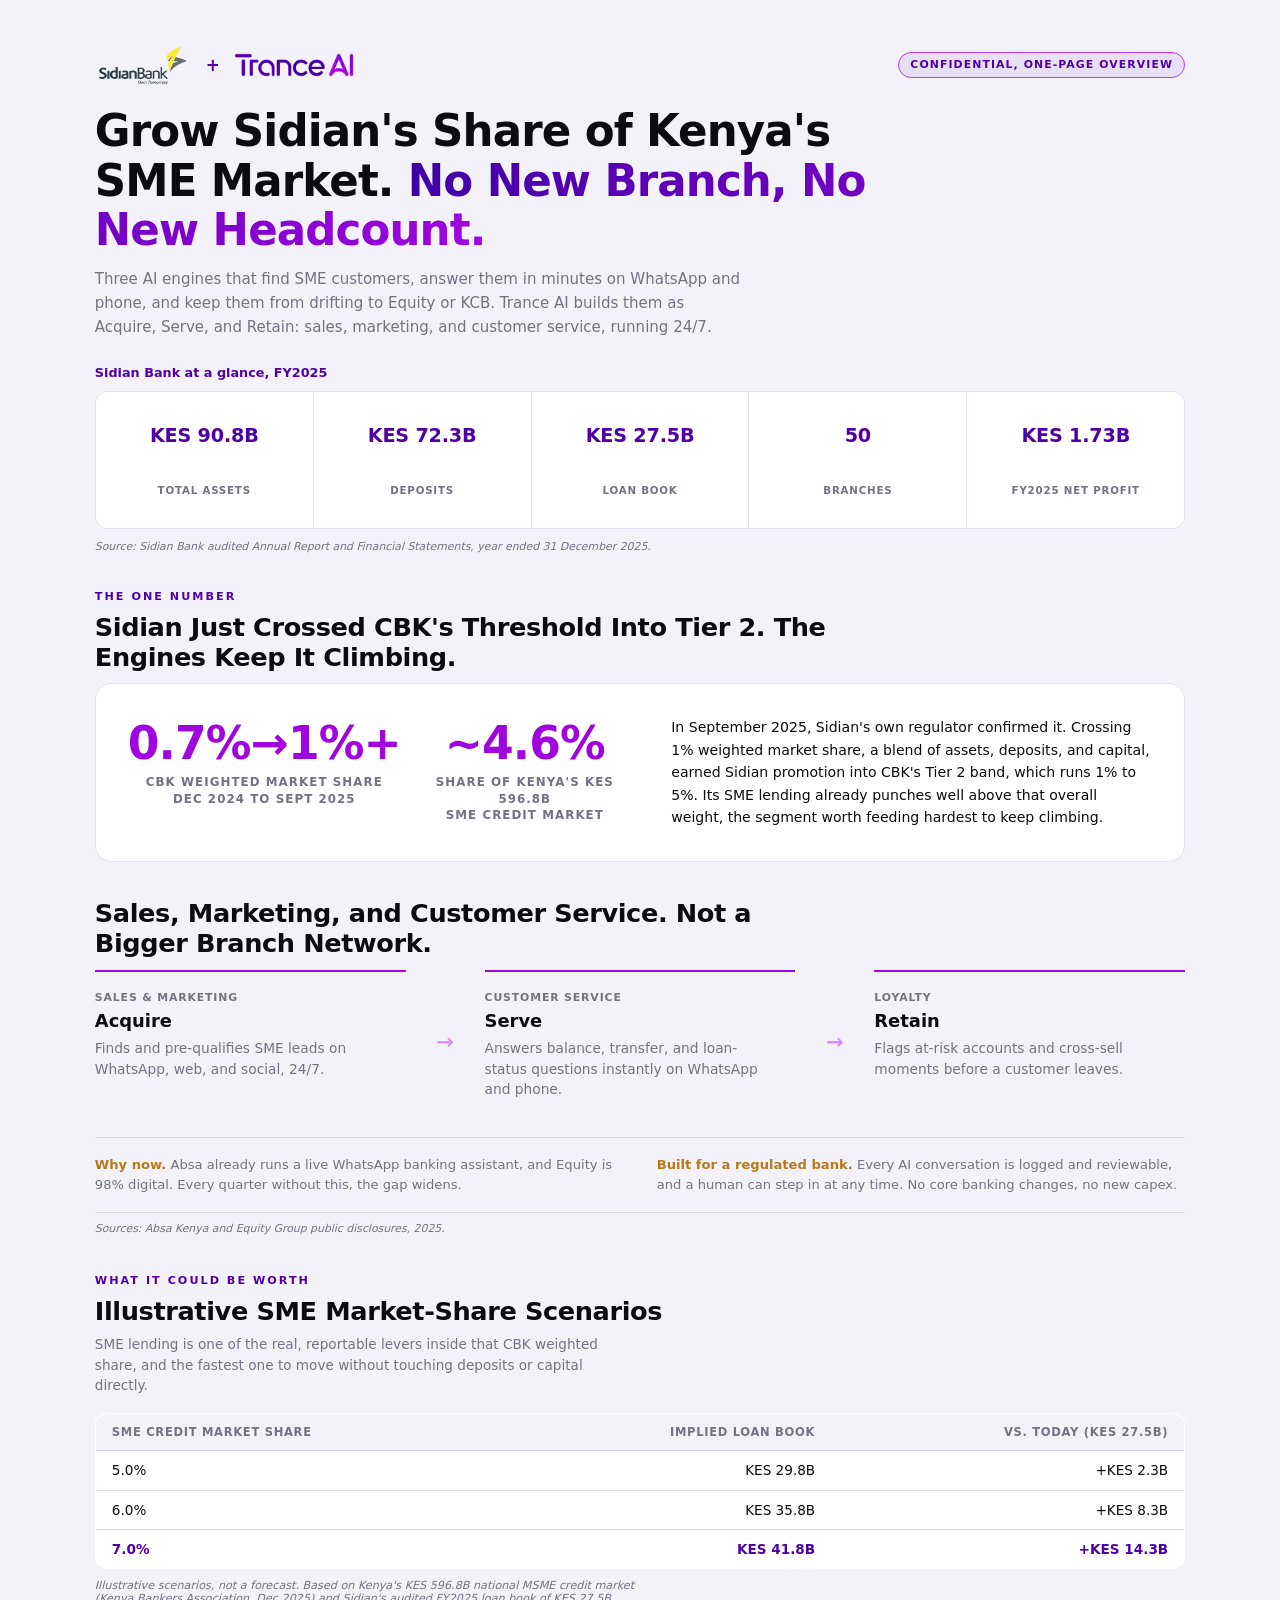
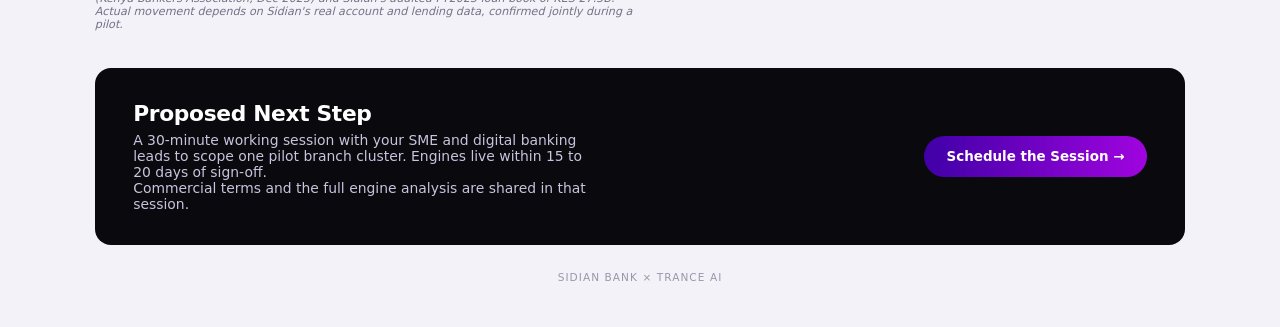
<file: one-pager.html>
<!DOCTYPE html>
<html lang="en">
<head>
<meta charset="UTF-8" />
<meta name="viewport" content="width=device-width, initial-scale=1.0" />
<title>Sidian Bank × Trance AI: SME Growth Engines (One-Pager)</title>
<link rel="preconnect" href="https://api.fontshare.com" crossorigin />
<link href="https://api.fontshare.com/v2/css?f[]=satoshi@400,500,700,900&display=swap" rel="stylesheet" />
<style>
  :root {
    --ink: #0A0A0E; --paper: #FAFAFD; --paper-warm: #F4F2F9;
    --text: #FAF9FE; --ink-text: #0B0B10; --muted: #747185; --muted-light: #9B98AE;
    --hairline: #DCD8E8; --card-border: #E6E1F2;
    --purple: #A004DF; --purple-deep: #5100A8; --purple-dark: #4000A7; --purple-light: #B83BF7;
    --purple-bg: rgba(81, 0, 168, 0.08);
    --gold: #B8791C; --gold-bg: rgba(184, 121, 28, 0.08);
  }
  * { box-sizing: border-box; }
  body {
    margin: 0; background: var(--paper-warm); color: var(--ink-text);
    font-family: 'Satoshi', system-ui, -apple-system, sans-serif;
    -webkit-font-smoothing: antialiased;
  }
  .page { max-width: 1180px; margin: 0 auto; padding: clamp(1.4rem, 3.5vw, 3.2rem); }

  /* ---- Header ---- */
  .brand-row { display: flex; align-items: center; justify-content: space-between; gap: 1rem; flex-wrap: wrap; }
  .brand-logos { display: flex; align-items: center; gap: .9rem; }
  .brand-logos img { width: auto; }
  .brand-logos img.sidian { height: 40px; }
  .brand-logos img.trance { height: 24px; }
  .plus { font-weight: 900; font-size: 1.05rem; color: var(--purple-deep); }
  .badge { display: inline-flex; align-items: center; font-size: .68rem; font-weight: 700; letter-spacing: .1em; text-transform: uppercase; padding: .35rem .7rem; border-radius: 100px; border: 1px solid var(--purple-light); background: var(--purple-bg); color: var(--purple-deep); }

  h1.headline {
    font-size: clamp(1.8rem, 3.4vw, 2.75rem); font-weight: 900; line-height: 1.14; letter-spacing: -.02em;
    margin: 1.4rem 0 .7rem; max-width: 26ch;
  }
  .headline .grad { background: linear-gradient(90deg, var(--purple-dark), var(--purple)); -webkit-background-clip: text; background-clip: text; color: transparent; }
  p.sub { font-size: clamp(.94rem, 1.15vw, 1.1rem); color: var(--muted); line-height: 1.6; max-width: 68ch; margin: 0 0 1.6rem; }

  /* ---- At-a-glance strip ---- */
  .glance { display: grid; grid-template-columns: repeat(5, 1fr); gap: 1px; background: var(--card-border); border: 1px solid var(--card-border); border-radius: 12px; overflow: hidden; margin-bottom: 1.9rem; }
  .glance div { background: #fff; padding: 1rem .9rem; text-align: center; }
  .glance .num { font-size: clamp(1.05rem, 1.5vw, 1.45rem); font-weight: 900; color: var(--purple-deep); letter-spacing: -.01em; }
  .glance .lbl { font-size: .64rem; font-weight: 700; text-transform: uppercase; letter-spacing: .08em; color: var(--muted); margin-top: .3rem; }
  .source-line { font-size: .68rem; color: var(--muted); font-style: italic; margin: -1.3rem 0 2.2rem; line-height: 1.5; }
  .strip-label { font-size: .8rem; font-weight: 700; color: var(--purple-deep); margin: 0 0 .7rem; }
  .bridge { font-size: .85rem; color: var(--muted); line-height: 1.5; margin: -.2rem 0 1.1rem; max-width: 60ch; }
  .ask-note { margin: .6rem 0 0; color: #9B8FBD; font-size: .76rem; }

  /* ---- Section shell ---- */
  section { margin-bottom: 2.3rem; }
  .eyebrow { font-size: .7rem; font-weight: 800; letter-spacing: .18em; text-transform: uppercase; color: var(--purple-deep); margin-bottom: .55rem; }
  h2 { font-size: clamp(1.25rem, 2vw, 1.65rem); font-weight: 900; letter-spacing: -.015em; margin: 0 0 .7rem; max-width: 42ch; }

  /* ---- Block 2: The Number ---- */
  .number-block { display: grid; grid-template-columns: 1.05fr 1fr; gap: clamp(1.4rem, 3vw, 2.4rem); align-items: center; background: #fff; border: 1px solid var(--card-border); border-radius: 16px; padding: clamp(1.4rem, 2.6vw, 2rem); }
  .number-block .stat { text-align: center; }
  .number-block .stat .big { font-size: clamp(2.1rem, 3.6vw, 2.85rem); font-weight: 900; color: var(--purple); letter-spacing: -.02em; line-height: 1; }
  .number-block .stat .cap { font-size: .74rem; font-weight: 700; text-transform: uppercase; letter-spacing: .09em; color: var(--muted); margin-top: .5rem; line-height: 1.4; }
  .number-block .stats-row { display: grid; grid-template-columns: 1fr 1fr; gap: 1rem; }
  .number-block p { font-size: clamp(.88rem, 1vw, .95rem); color: var(--ink-text); line-height: 1.6; margin: 0; }

  /* ---- Block 3: Engines (flow, not cards) ---- */
  .engine-flow { display: flex; align-items: stretch; gap: clamp(1rem, 2.4vw, 2rem); }
  .engine { flex: 1; border-top: 2px solid var(--purple); padding-top: .9rem; }
  .engine .meta { font-size: .68rem; font-weight: 700; text-transform: uppercase; letter-spacing: .08em; color: var(--muted); }
  .engine h3 { font-size: clamp(1.05rem, 1.4vw, 1.25rem); font-weight: 900; margin: .3rem 0 .45rem; }
  .engine p { font-size: .86rem; color: var(--muted); line-height: 1.5; margin: 0; max-width: 32ch; }
  .flow-arrow { flex: none; align-self: center; color: var(--purple-light); font-size: 1.3rem; font-weight: 700; opacity: .55; margin-top: .9rem; }

  /* ---- Block 4: Impact scenarios ---- */
  .impact-table { width: 100%; border-collapse: collapse; background: #fff; border: 1px solid var(--card-border); border-radius: 12px; overflow: hidden; font-size: .85rem; }
  .impact-table th, .impact-table td { padding: .7rem 1rem; text-align: left; border-bottom: 1px solid var(--hairline); }
  .impact-table th { font-weight: 700; color: var(--muted); font-size: .72rem; text-transform: uppercase; letter-spacing: .06em; background: var(--paper-warm); }
  .impact-table td.num, .impact-table th.num { text-align: right; font-variant-numeric: tabular-nums; }
  .impact-table tr:last-child td { border-bottom: none; }
  .impact-table tr.hi td { font-weight: 800; color: var(--purple-deep); }
  .caveat { font-size: .7rem; color: var(--muted); font-style: italic; margin-top: .6rem; max-width: 78ch; }

  /* ---- Note strip ---- */
  .note-strip { display: flex; gap: clamp(1.2rem, 2.6vw, 2.4rem); flex-wrap: wrap; border-top: 1px solid var(--hairline); border-bottom: 1px solid var(--hairline); padding: 1.1rem 0; margin: 0 0 .5rem; }
  .note-strip .item { flex: 1; min-width: 240px; font-size: .82rem; color: var(--muted); line-height: 1.5; }
  .note-strip .item b { color: var(--gold); }

  /* ---- Block 5: Ask ---- */
  .ask { background: var(--ink); border-radius: 16px; padding: clamp(1.5rem, 2.6vw, 2.1rem) clamp(1.6rem, 3vw, 2.4rem); color: var(--text); display: flex; align-items: center; justify-content: space-between; gap: 1.6rem; flex-wrap: wrap; }
  .ask h2 { color: #fff; margin: 0 0 .35rem; font-size: clamp(1.15rem, 1.7vw, 1.4rem); max-width: none; }
  .ask p { margin: 0; color: #C9C3DE; font-size: .87rem; max-width: 52ch; }
  .ask a { flex: none; display: inline-flex; align-items: center; gap: .4rem; background: linear-gradient(90deg, var(--purple-dark), var(--purple)); color: #fff; font-weight: 800; font-size: .84rem; padding: .8rem 1.4rem; border-radius: 100px; text-decoration: none; white-space: nowrap; }

  footer { text-align: center; font-size: .66rem; color: var(--muted); letter-spacing: .1em; text-transform: uppercase; margin-top: 1.6rem; opacity: .7; }

  @media (max-width: 860px) {
    .glance { grid-template-columns: repeat(3, 1fr); }
    .number-block { grid-template-columns: 1fr; }
    .engine-flow { flex-direction: column; }
    .flow-arrow { display: none; }
  }
  @media (max-width: 540px) {
    .page { padding: 1.15rem; }
    .glance { grid-template-columns: repeat(2, 1fr); }
    .source-line { margin-top: .5rem; margin-bottom: 1.9rem; }
    .number-block { padding: 1.1rem; }
    .number-block .stats-row { grid-template-columns: 1fr; gap: .7rem; }
    .number-block .stat .big { font-size: 1.9rem; }
    .impact-table th, .impact-table td { padding: .55rem .65rem; font-size: .78rem; }
    .note-strip { flex-direction: column; gap: .9rem; }
    .note-strip .item { min-width: 0; }
    .brand-logos img.sidian { height: 32px; }
  }
  @media print {
    body { background: #fff; }
    .ask { background: var(--purple-bg); color: var(--ink-text); }
    .ask h2, .ask p { color: var(--ink-text); }
  }
</style>
</head>
<body>
<div class="page">

  <div class="brand-row">
    <div class="brand-logos">
      <img class="sidian" src="assets/Sidian-bank-Logo-1.png" alt="Sidian Bank" />
      <span class="plus">+</span>
      <img class="trance" src="assets/trance-ai-logo.png" alt="Trance AI" />
    </div>
    <span class="badge">Confidential, One-Page Overview</span>
  </div>

  <h1 class="headline">Grow Sidian's Share of Kenya's SME Market. <span class="grad">No New Branch, No New Headcount.</span></h1>
  <p class="sub">Three AI engines that find SME customers, answer them in minutes on WhatsApp and phone, and keep them from drifting to Equity or KCB. Trance AI builds them as Acquire, Serve, and Retain: sales, marketing, and customer service, running 24/7.</p>

  <p class="strip-label">Sidian Bank at a glance, FY2025</p>
  <div class="glance">
    <div><div class="num">KES 90.8B</div><div class="lbl">Total Assets</div></div>
    <div><div class="num">KES 72.3B</div><div class="lbl">Deposits</div></div>
    <div><div class="num">KES 27.5B</div><div class="lbl">Loan Book</div></div>
    <div><div class="num">50</div><div class="lbl">Branches</div></div>
    <div><div class="num">KES 1.73B</div><div class="lbl">FY2025 Net Profit</div></div>
  </div>
  <p class="source-line">Source: Sidian Bank audited Annual Report and Financial Statements, year ended 31 December 2025.</p>

  <section>
    <div class="eyebrow">The One Number</div>
    <h2>Sidian Just Crossed CBK's Threshold Into Tier 2. The Engines Keep It Climbing.</h2>
    <div class="number-block">
      <div class="stats-row">
        <div class="stat"><div class="big">0.7%→1%+</div><div class="cap">CBK Weighted Market Share<br>Dec 2024 to Sept 2025</div></div>
        <div class="stat"><div class="big">~4.6%</div><div class="cap">Share of Kenya's KES 596.8B<br>SME Credit Market</div></div>
      </div>
      <p>In September 2025, Sidian's own regulator confirmed it. Crossing 1% weighted market share, a blend of assets, deposits, and capital, earned Sidian promotion into CBK's Tier 2 band, which runs 1% to 5%. Its SME lending already punches well above that overall weight, the segment worth feeding hardest to keep climbing.</p>
    </div>
  </section>

  <section>
    <h2>Sales, Marketing, and Customer Service. Not a Bigger Branch Network.</h2>
    <div class="engine-flow">
      <div class="engine">
        <span class="meta">Sales &amp; Marketing</span>
        <h3>Acquire</h3>
        <p>Finds and pre-qualifies SME leads on WhatsApp, web, and social, 24/7.</p>
      </div>
      <span class="flow-arrow">→</span>
      <div class="engine">
        <span class="meta">Customer Service</span>
        <h3>Serve</h3>
        <p>Answers balance, transfer, and loan-status questions instantly on WhatsApp and phone.</p>
      </div>
      <span class="flow-arrow">→</span>
      <div class="engine">
        <span class="meta">Loyalty</span>
        <h3>Retain</h3>
        <p>Flags at-risk accounts and cross-sell moments before a customer leaves.</p>
      </div>
    </div>
  </section>

  <div class="note-strip">
    <div class="item"><b>Why now.</b> Absa already runs a live WhatsApp banking assistant, and Equity is 98% digital. Every quarter without this, the gap widens.</div>
    <div class="item"><b>Built for a regulated bank.</b> Every AI conversation is logged and reviewable, and a human can step in at any time. No core banking changes, no new capex.</div>
  </div>
  <p class="source-line" style="margin-top:0; margin-bottom:2.3rem;">Sources: Absa Kenya and Equity Group public disclosures, 2025.</p>

  <section>
    <div class="eyebrow">What It Could Be Worth</div>
    <h2>Illustrative SME Market-Share Scenarios</h2>
    <p class="bridge">SME lending is one of the real, reportable levers inside that CBK weighted share, and the fastest one to move without touching deposits or capital directly.</p>
    <div style="overflow-x:auto;">
    <table class="impact-table">
      <thead>
        <tr><th>SME Credit Market Share</th><th class="num">Implied Loan Book</th><th class="num">Vs. Today (KES 27.5B)</th></tr>
      </thead>
      <tbody>
        <tr><td>5.0%</td><td class="num">KES 29.8B</td><td class="num">+KES 2.3B</td></tr>
        <tr><td>6.0%</td><td class="num">KES 35.8B</td><td class="num">+KES 8.3B</td></tr>
        <tr class="hi"><td>7.0%</td><td class="num">KES 41.8B</td><td class="num">+KES 14.3B</td></tr>
      </tbody>
    </table>
    </div>
    <p class="caveat">Illustrative scenarios, not a forecast. Based on Kenya's KES 596.8B national MSME credit market (Kenya Bankers Association, Dec 2025) and Sidian's audited FY2025 loan book of KES 27.5B. Actual movement depends on Sidian's real account and lending data, confirmed jointly during a pilot.</p>
  </section>

  <div class="ask">
    <div>
      <h2>Proposed Next Step</h2>
      <p>A 30-minute working session with your SME and digital banking leads to scope one pilot branch cluster. Engines live within 15 to 20 days of sign-off.</p>
      <p class="ask-note">Commercial terms and the full engine analysis are shared in that session.</p>
    </div>
    <a href="mailto:contact@trance.ai">Schedule the Session →</a>
  </div>

  <footer>Sidian Bank × Trance AI</footer>

</div>
</body>
</html>
</file>
<file: css/style.css>
/* ============================================================
   SIDIAN BANK + TRANCE AI — THE FOUR ENGINES DECK SYSTEM
   Typography: Satoshi (Fontshare API)
   Palette: Ink (#0A090D), Deep Violet (#5100A8), Electric Purple (#A004DF)
   ============================================================ */

:root {
  font-size: clamp(13px, 1.8vh, 16px);

  /* Surfaces & Ink */
  --ink: #0A090D;
  --surface: #110F17;
  --card: #181524;
  --card-hover: #211C33;
  --card-border: #2D2744;
  --paper: #FAF9FC;
  --paper-warm: #F4F1F9;
  --hairline: #E2DDF0;

  /* Typography Colors */
  --text: #FAF8FC;
  --ink-text: #0B0A10;
  --muted: #797193;
  --muted-light: #A49BBE;

  /* Trance AI Brand Purples */
  --purple: #A004DF;
  --purple-bright: #B52DF0;
  --purple-deep: #5100A8;
  --purple-dark: #4000A7;
  --purple-glow: rgba(160, 4, 223, 0.45);
  --purple-soft: rgba(160, 4, 223, 0.12);
  --purple-border: rgba(160, 4, 223, 0.35);

  /* Status Accents */
  --emerald: #10B981;
  --emerald-soft: rgba(16, 185, 129, 0.14);
  --amber: #F59E0B;
  --amber-soft: rgba(245, 158, 11, 0.14);
  --crimson: #EF4444;
  --crimson-soft: rgba(239, 68, 68, 0.14);
  --cyan: #06B6D4;

  --maxw: 1220px;
  --ease: cubic-bezier(.22, .61, .36, 1);
  --morph-ease: cubic-bezier(.16, 1, .3, 1);
}

* { box-sizing: border-box; margin: 0; padding: 0; }

html {
  scroll-behavior: auto;
  overflow: hidden;
  height: 100%;
  font-size: clamp(13px, 1.1vw, 18px);
}

body {
  font-family: 'Satoshi', system-ui, -apple-system, BlinkMacSystemFont, "Segoe UI", Roboto, sans-serif;
  background: var(--ink);
  color: var(--text);
  -webkit-font-smoothing: antialiased;
  overflow: hidden;
  height: 100%;
}

/* ---- Scroll-Snap Deck Container ---- */
.deck {
  height: 100dvh;
  overflow-y: scroll;
  scroll-snap-type: y mandatory;
  scroll-behavior: smooth;
}

.slide {
  position: relative;
  height: 100dvh;
  min-height: 0;
  scroll-snap-align: start;
  scroll-snap-stop: always;
  display: flex;
  flex-direction: column;
  justify-content: center;
  padding: clamp(.5rem, 2.2vh, 2.5rem) clamp(1.2rem, 4.5vw, 5rem);
  overflow: hidden;
}

/* Background Variations */
.slide.dark { background: var(--ink); color: var(--text); }
.slide.light { background: var(--paper); color: var(--ink-text); }
.slide.warm { background: var(--paper-warm); color: var(--ink-text); }

.inner {
  width: 100%;
  max-width: var(--maxw);
  margin: 0 auto;
  position: relative;
  z-index: 2;
  opacity: 0;
  transform: scale(.96) translateY(16px);
  transition: opacity 0.9s var(--morph-ease), transform 0.9s var(--morph-ease);
}

.slide.visible .inner {
  opacity: 1;
  transform: none;
}

/* Grid Texture Background */
.slide.dark::before {
  content: ""; position: absolute; inset: 0; z-index: 0; pointer-events: none;
  background-image:
    linear-gradient(rgba(160, 4, 223, 0.04) 1px, transparent 1px),
    linear-gradient(90deg, rgba(160, 4, 223, 0.04) 1px, transparent 1px);
  background-size: 44px 44px;
  -webkit-mask-image: radial-gradient(ellipse 95% 80% at 50% 40%, #000 55%, transparent 100%);
  mask-image: radial-gradient(ellipse 95% 80% at 50% 40%, #000 55%, transparent 100%);
}

.slide.light::before, .slide.warm::before {
  content: ""; position: absolute; inset: 0; z-index: 0; pointer-events: none;
  background-image:
    linear-gradient(rgba(81, 0, 168, 0.035) 1px, transparent 1px),
    linear-gradient(90deg, rgba(81, 0, 168, 0.035) 1px, transparent 1px);
  background-size: 44px 44px;
  -webkit-mask-image: radial-gradient(ellipse 95% 80% at 50% 40%, #000 50%, transparent 100%);
  mask-image: radial-gradient(ellipse 95% 80% at 50% 40%, #000 50%, transparent 100%);
}

/* ---- Typographic Tokens ---- */
.eyebrow {
  font-size: clamp(.62rem, .78vw, .74rem);
  font-weight: 700;
  letter-spacing: .24em;
  text-transform: uppercase;
  color: var(--muted);
  display: inline-flex;
  align-items: center;
  gap: .55rem;
}
.dark .eyebrow { color: var(--muted-light); }

.dot {
  width: 8px; height: 8px; border-radius: 50%; background: var(--purple-bright); flex: none;
  box-shadow: 0 0 0 0 var(--purple-glow); animation: pulse 2.6s var(--ease) infinite;
}
@keyframes pulse {
  0% { box-shadow: 0 0 0 0 var(--purple-glow); }
  70% { box-shadow: 0 0 0 10px rgba(160, 4, 223, 0); }
  100% { box-shadow: 0 0 0 0 rgba(160, 4, 223, 0); }
}

h1, h2, h3 { font-weight: 900; line-height: 1.05; letter-spacing: -.025em; }
.display { font-size: clamp(2rem, 4.8vw, 3.8rem); font-weight: 900; line-height: 1.04; letter-spacing: -.03em; }
.title { font-size: clamp(1.55rem, 3.2vw, 2.4rem); font-weight: 900; line-height: 1.08; letter-spacing: -.025em; }
.subtitle { font-size: clamp(.95rem, 1.4vw, 1.18rem); font-weight: 500; color: var(--muted); line-height: 1.45; }
.dark .subtitle { color: var(--muted-light); }
.lede { font-size: clamp(.92rem, 1.25vw, 1.05rem); line-height: 1.55; color: var(--muted); max-width: 68ch; }
.dark .lede { color: var(--muted-light); }

.purple { color: var(--purple-bright); }
.purple-gradient {
  background: linear-gradient(90deg, #C084FC, #F472B6);
  -webkit-background-clip: text;
  -webkit-text-fill-color: transparent;
}
.emerald { color: var(--emerald); }
.crimson { color: var(--crimson); }
.amber { color: var(--amber); }
.tnum { font-variant-numeric: tabular-nums; font-feature-settings: "tnum"; }

/* ---- Layout & Grids ---- */
.split {
  display: grid;
  grid-template-columns: 1.15fr 0.85fr;
  gap: clamp(1.2rem, 3vw, 2.5rem);
  align-items: center;
}

.grid2 { display: grid; grid-template-columns: repeat(2, 1fr); gap: clamp(.8rem, 1.5vw, 1.2rem); }
.grid3 { display: grid; grid-template-columns: repeat(3, 1fr); gap: clamp(.6rem, 1.2vw, 1rem); }
.grid4 { display: grid; grid-template-columns: repeat(4, 1fr); gap: clamp(.5rem, 1vw, .8rem); }

/* ---- Cards ---- */
.card {
  background: var(--card);
  border: 1px solid var(--card-border);
  border-radius: 12px;
  padding: clamp(.8rem, 1.5vw, 1.2rem);
  transition: transform .2s ease, border-color .2s ease, box-shadow .2s ease;
}
.light .card, .warm .card {
  background: #FFFFFF;
  border-color: var(--hairline);
  box-shadow: 0 1px 3px rgba(10,9,13,.04);
}
.dark .card:hover {
  transform: translateY(-2px);
  border-color: var(--purple-border);
  box-shadow: 0 8px 24px rgba(0,0,0,.35);
}
.light .card:hover, .warm .card:hover {
  transform: translateY(-2px);
  box-shadow: 0 8px 24px rgba(10,9,13,.08);
}

.stat-num {
  font-size: clamp(1.4rem, 2.6vw, 2.2rem);
  font-weight: 900;
  line-height: 1.05;
  letter-spacing: -.02em;
  font-variant-numeric: tabular-nums;
}
.stat-label {
  font-size: clamp(.68rem, .85vw, .76rem);
  color: var(--muted);
  text-transform: uppercase;
  letter-spacing: .08em;
  font-weight: 700;
  margin-top: .35rem;
}
.dark .stat-label { color: var(--muted-light); }

/* ---- Badges & Chips ---- */
.badge {
  display: inline-flex;
  align-items: center;
  gap: .35rem;
  font-size: .72rem;
  font-weight: 700;
  letter-spacing: .08em;
  text-transform: uppercase;
  padding: 3px 9px;
  border-radius: 6px;
  border: 1px solid transparent;
}
.badge.purple { background: var(--purple-soft); border-color: var(--purple-border); color: var(--purple-bright); }
.badge.emerald { background: var(--emerald-soft); border-color: rgba(16,185,129,.35); color: var(--emerald); }
.badge.crimson { background: var(--crimson-soft); border-color: rgba(239,68,68,.35); color: var(--crimson); }
.badge.amber { background: var(--amber-soft); border-color: rgba(245,158,11,.35); color: var(--amber); }

/* ---- Impact Callout Box ---- */
.impact {
  display: inline-flex;
  flex-direction: column;
  gap: .2rem;
  border-left: 3px solid var(--purple-bright);
  padding: .5rem 0 .5rem .9rem;
}
.impact .k { font-size: .68rem; font-weight: 700; letter-spacing: .18em; text-transform: uppercase; color: var(--muted); }
.dark .impact .k { color: var(--muted-light); }
.impact .v { font-size: clamp(.98rem, 1.5vw, 1.25rem); font-weight: 700; color: var(--text); line-height: 1.35; }
.light .impact .v, .warm .impact .v { color: var(--ink-text); }

/* ---- Table Styles for Slides ---- */
.deck-table {
  width: 100%;
  border-collapse: collapse;
  font-size: clamp(.72rem, .95vw, .82rem);
  margin-top: .6rem;
}
.deck-table th, .deck-table td {
  padding: clamp(.4rem, .7vh, .6rem) clamp(.4rem, .8vw, .7rem);
  text-align: left;
  border-bottom: 1px solid var(--card-border);
}
.light .deck-table th, .light .deck-table td,
.warm .deck-table th, .warm .deck-table td {
  border-bottom-color: var(--hairline);
}
.deck-table th {
  font-size: .68rem;
  text-transform: uppercase;
  letter-spacing: .08em;
  font-weight: 700;
  color: var(--muted);
}
.dark .deck-table th { color: var(--muted-light); }
.deck-table td.num, .deck-table th.num { text-align: right; font-variant-numeric: tabular-nums; }
.deck-table tr.highlight td { background: rgba(160, 4, 223, 0.08); font-weight: 700; }

/* ---- Charts & SVG Visualizations ---- */
.chart-box {
  background: var(--card);
  border: 1px solid var(--card-border);
  border-radius: 12px;
  padding: clamp(.8rem, 1.4vw, 1.2rem);
}
.light .chart-box, .warm .chart-box {
  background: #FFFFFF;
  border-color: var(--hairline);
  box-shadow: 0 4px 16px rgba(10,9,13,.04);
}

.bar-row {
  display: grid;
  grid-template-columns: 140px 1fr 70px;
  align-items: center;
  gap: .8rem;
  margin-bottom: .5rem;
  font-size: .8rem;
}
.bar-track-h {
  height: 10px;
  background: rgba(255,255,255,.08);
  border-radius: 5px;
  overflow: hidden;
  position: relative;
}
.light .bar-track-h, .warm .bar-track-h { background: rgba(10,9,13,.06); }
.bar-fill-h {
  height: 100%;
  border-radius: 5px;
  transition: width 1.2s var(--ease);
}
.bar-fill-h.purple { background: linear-gradient(90deg, var(--purple-dark), var(--purple-bright)); }
.bar-fill-h.crimson { background: linear-gradient(90deg, #B91C1C, #EF4444); }
.bar-fill-h.emerald { background: linear-gradient(90deg, #047857, #10B981); }
.bar-fill-h.muted { background: var(--muted); }

/* Chrome Header & Footer */
.chrome-foot {
  position: absolute;
  bottom: clamp(.4rem, 1.4vh, 1.2rem);
  left: clamp(1.2rem, 4.5vw, 5rem);
  font-size: .68rem;
  font-weight: 700;
  letter-spacing: .12em;
  text-transform: uppercase;
  color: var(--muted);
  display: flex;
  align-items: center;
  gap: .45rem;
  z-index: 10;
}
.fdot { width: 5px; height: 5px; border-radius: 50%; background: var(--purple-bright); }
.chrome-page {
  position: absolute;
  bottom: clamp(.4rem, 1.4vh, 1.2rem);
  right: clamp(1.2rem, 4.5vw, 5rem);
  font-size: .72rem;
  font-weight: 700;
  letter-spacing: .08em;
  color: var(--muted);
  font-variant-numeric: tabular-nums;
  z-index: 10;
}

/* Top Progress Bar & Side Dots */
#progress {
  position: fixed;
  top: 0; left: 0;
  height: 3px;
  background: linear-gradient(90deg, var(--purple-deep), var(--purple-bright), #F472B6);
  z-index: 100;
  transition: width .25s ease;
  width: 0;
}

#dots {
  position: fixed;
  right: clamp(.6rem, 1.5vw, 1.5rem);
  top: 50%;
  transform: translateY(-50%);
  display: flex;
  flex-direction: column;
  gap: 7px;
  z-index: 90;
}
#dots button {
  width: 7px;
  height: 7px;
  border-radius: 50%;
  border: none;
  background: rgba(255, 255, 255, 0.22);
  cursor: pointer;
  padding: 0;
  transition: background .2s ease, transform .2s ease;
}
.light #dots button, .warm #dots button { background: rgba(10, 9, 13, 0.2); }
#dots button.active {
  background: var(--purple-bright);
  transform: scale(1.4);
}

.kbd-hint {
  position: fixed;
  bottom: clamp(.4rem, 1.4vh, 1.2rem);
  left: 50%;
  transform: translateX(-50%);
  font-size: .65rem;
  color: var(--muted);
  letter-spacing: .05em;
  display: flex;
  align-items: center;
  gap: .3rem;
  z-index: 10;
  pointer-events: none;
}
.kbd-hint kbd {
  background: rgba(255, 255, 255, 0.1);
  padding: 1px 4px;
  border-radius: 3px;
  font-size: .62rem;
}

/* Brand Header */
.brand-header {
  display: flex;
  align-items: center;
  justify-content: space-between;
  margin-bottom: clamp(.8rem, 1.6vh, 1.4rem);
}
.brand-logo-wrapper {
  display: flex;
  align-items: center;
  gap: .8rem;
}

/* Pipeline Connector Diagram */
.engine-pipeline {
  display: grid;
  grid-template-columns: repeat(4, 1fr);
  gap: .8rem;
  margin-top: 1rem;
}
.engine-step {
  background: var(--card);
  border: 1px solid var(--card-border);
  border-radius: 10px;
  padding: .85rem;
  position: relative;
}
.light .engine-step, .warm .engine-step {
  background: #FFFFFF;
  border-color: var(--hairline);
}
.engine-step.active {
  border-color: var(--purple-bright);
  box-shadow: 0 4px 18px var(--purple-soft);
}
</file>
<file: css/growth-style.css>
/* ============================================================
   AIRTEL AFRICA + TRANCE AI — STRATEGIC PITCH DECK DESIGN SYSTEM
   Theme: Trance AI Deep Royal & Electric Purple
   Typography: Satoshi (Fontshare API)
   ============================================================ */

/* ---- Design Tokens ---- */
:root {
  font-size: clamp(13px, 2.2vh, 16px);

  /* Color Palette */
  --ink: #0A0A0E;              /* Base dark background */
  --surface: #12121A;          /* Dark surface background */
  --card: #181724;             /* Dark card background */
  --card-border: #2B283E;      /* Dark border */
  
  --paper: #FAFAFD;            /* Light mode base */
  --paper-warm: #F4F2F9;       /* Warm light mode base */
  
  --text: #FAF9FE;             /* Primary text (dark slides) */
  --ink-text: #0B0B10;         /* Primary text (light slides) */
  --muted: #747185;            /* Muted text */
  --muted-light: #9B98AE;      /* Muted text on dark */
  --hairline: #DCD8E8;         /* Hairline on light */

  /* Purple Brand Palette */
  --purple: #A004DF;           /* Primary Electric Purple */
  --purple-deep: #5100A8;      /* Primary Royal Purple */
  --purple-dark: #4000A7;      /* Dark Purple accent */
  --purple-light: #B83BF7;     /* Light Electric Purple */
  --purple-glow: rgba(160, 4, 223, 0.35);
  --purple-bg: rgba(81, 0, 168, 0.12);

  /* Auxiliary & Status Tokens */
  --gold: #F59E0B;             /* Secondary highlights */
  --teal: #2DD4BF;             /* Technology / Cloud accents */
  --neg: #E84040;              /* Negative / Friction */
  --success: #10B981;          /* Positive / Growth */

  --maxw: 1180px;
  --ease: cubic-bezier(.22, .61, .36, 1);
  --morph-ease: cubic-bezier(.16, 1, .3, 1);
}

* { box-sizing: border-box; margin: 0; padding: 0; }

html {
  scroll-behavior: auto;
  overflow: hidden;
  height: 100%;
  font-size: clamp(14px, 1.15vw, 22px);
}

body {
  font-family: 'Satoshi', system-ui, -apple-system, sans-serif;
  background: var(--ink);
  color: var(--text);
  -webkit-font-smoothing: antialiased;
  overflow: hidden;
  height: 100%;
}

/* ---- Scroll-Snap Container ---- */
.deck {
  height: 100dvh;
  overflow-y: scroll;
  scroll-snap-type: y mandatory;
  scroll-behavior: smooth;
}

.slide {
  position: relative;
  height: 100dvh;
  min-height: 0;
  scroll-snap-align: start;
  scroll-snap-stop: always;
  display: flex;
  flex-direction: column;
  justify-content: center;
  padding: clamp(.5rem, 2vh, 2.5rem) clamp(1.4rem, 5vw, 5rem);
  overflow: hidden;
}

/* Background Variations */
.slide.dark { background: var(--ink); color: var(--text); }
.slide.light { background: var(--paper); color: var(--ink-text); }
.slide.warm { background: var(--paper-warm); color: var(--ink-text); }

.inner {
  width: 100%;
  max-width: var(--maxw);
  margin: 0 auto;
  position: relative;
  z-index: 2;
  opacity: 0;
  transform: scale(.95) translateY(18px);
  transition: opacity 1.1s var(--morph-ease), transform 1.1s var(--morph-ease);
}

.slide.visible .inner {
  opacity: 1;
  transform: none;
}

/* ---- Grid Texture Background ---- */
.slide.dark::before {
  content: "";
  position: absolute;
  inset: 0;
  z-index: 0;
  pointer-events: none;
  background-image:
    linear-gradient(rgba(160, 4, 223, 0.04) 1px, transparent 1px),
    linear-gradient(90deg, rgba(160, 4, 223, 0.04) 1px, transparent 1px);
  background-size: 46px 46px;
  -webkit-mask-image: radial-gradient(ellipse 95% 80% at 50% 40%, #000 55%, transparent 100%);
  mask-image: radial-gradient(ellipse 95% 80% at 50% 40%, #000 55%, transparent 100%);
}

.slide.light::before, .slide.warm::before {
  content: "";
  position: absolute;
  inset: 0;
  z-index: 0;
  pointer-events: none;
  background-image:
    linear-gradient(rgba(81, 0, 168, 0.035) 1px, transparent 1px),
    linear-gradient(90deg, rgba(81, 0, 168, 0.035) 1px, transparent 1px);
  background-size: 46px 46px;
  -webkit-mask-image: radial-gradient(ellipse 95% 80% at 50% 40%, #000 50%, transparent 100%);
  mask-image: radial-gradient(ellipse 95% 80% at 50% 40%, #000 50%, transparent 100%);
}

/* ---- Typography Primitives ---- */
.eyebrow {
  font-size: clamp(.62rem, .8vw, .72rem);
  font-weight: 700;
  letter-spacing: .26em;
  text-transform: uppercase;
  color: var(--muted);
  display: inline-flex;
  align-items: center;
  gap: .6rem;
}

.dark .eyebrow { color: var(--muted-light); }

.dot {
  width: 8px;
  height: 8px;
  border-radius: 50%;
  background: var(--purple);
  flex: none;
  box-shadow: 0 0 0 0 var(--purple-glow);
  animation: pulsePurple 2.6s var(--ease) infinite;
}

@keyframes pulsePurple {
  0% { box-shadow: 0 0 0 0 rgba(160, 4, 223, 0.6); }
  70% { box-shadow: 0 0 0 10px rgba(160, 4, 223, 0); }
  100% { box-shadow: 0 0 0 0 rgba(160, 4, 223, 0); }
}

h1, h2, h3 { font-weight: 900; line-height: 1.04; letter-spacing: -.025em; }

.display { font-size: clamp(1.85rem, 4.4vw, 3.4rem); font-weight: 900; line-height: 1.08; letter-spacing: -.03em; }
.title { font-size: clamp(1.45rem, 2.9vw, 2.35rem); font-weight: 900; line-height: 1.1; letter-spacing: -.025em; }
.subtitle { font-size: clamp(1.05rem, 1.75vw, 1.35rem); font-weight: 500; color: var(--muted); line-height: 1.45; }
.dark .subtitle { color: var(--muted-light); }
.lede { font-size: clamp(.95rem, 1.35vw, 1.1rem); line-height: 1.6; color: var(--muted); max-width: 62ch; }
.dark .lede { color: var(--muted-light); }

.purple { color: var(--purple); }
.purple-gradient {
  background: linear-gradient(135deg, var(--purple-light), var(--purple), var(--gold));
  -webkit-background-clip: text;
  -webkit-text-fill-color: transparent;
}
.tnum { font-variant-numeric: tabular-nums; font-feature-settings: "tnum"; }

/* ---- Cards ---- */
.card {
  background: var(--card);
  border: 1px solid var(--card-border);
  border-radius: 14px;
  padding: clamp(1rem, 2vw, 1.5rem);
  transition: transform .22s ease, box-shadow .22s ease, border-color .22s ease;
}

.light .card, .warm .card {
  background: #FFFFFF;
  border-color: var(--hairline);
  box-shadow: 0 1px 3px rgba(11, 11, 16, 0.04);
}

.dark .card:hover {
  transform: translateY(-2px);
  box-shadow: 0 8px 24px rgba(81, 0, 168, 0.25);
  border-color: rgba(160, 4, 223, 0.35);
}

.light .card:hover, .warm .card:hover {
  transform: translateY(-2px);
  box-shadow: 0 8px 24px rgba(81, 0, 168, 0.08);
  border-color: var(--purple);
}

/* ---- Reveal Cascading Animations ---- */
.reveal {
  opacity: 0;
  transform: translateY(22px);
  transition: opacity .7s var(--ease), transform .7s var(--ease);
}

.slide.visible .reveal { opacity: 1; transform: none; }
.slide.visible .reveal.d1 { transition-delay: .08s; }
.slide.visible .reveal.d2 { transition-delay: .16s; }
.slide.visible .reveal.d3 { transition-delay: .24s; }
.slide.visible .reveal.d4 { transition-delay: .32s; }
.slide.visible .reveal.d5 { transition-delay: .40s; }
.slide.visible .reveal.d6 { transition-delay: .48s; }
.slide.visible .reveal.d7 { transition-delay: .56s; }
.slide.visible .reveal.d8 { transition-delay: .64s; }
.slide.visible .reveal.d9 { transition-delay: .72s; }
.slide.visible .reveal.d10 { transition-delay: .80s; }

/* ---- Chrome Elements ---- */
.chrome-foot, .chrome-page, .chrome-side {
  position: absolute;
  z-index: 5;
  font-size: .62rem;
  font-weight: 700;
  letter-spacing: .22em;
  text-transform: uppercase;
  color: var(--muted);
  opacity: .65;
  pointer-events: none;
}

.dark .chrome-foot, .dark .chrome-page, .dark .chrome-side { color: var(--muted-light); opacity: .55; }
.chrome-foot { left: clamp(1.4rem, 6vw, 3.2rem); bottom: clamp(1.2rem, 3vw, 1.8rem); display: flex; align-items: center; gap: .6rem; }
.chrome-page { right: clamp(1.4rem, 6vw, 3.2rem); bottom: clamp(1.2rem, 3vw, 1.8rem); }
.chrome-side { right: .5rem; bottom: clamp(1.2rem, 3vw, 1.8rem); transform: rotate(180deg); writing-mode: vertical-rl; letter-spacing: .32em; font-size: .55rem; opacity: .4; }
.chrome-foot .fdot { width: 6px; height: 6px; border-radius: 50%; background: var(--purple); opacity: .9; }

/* Progress Bar & Dots Nav */
#progress {
  position: fixed;
  top: 0;
  left: 0;
  height: 3px;
  background: linear-gradient(90deg, var(--purple-deep), var(--purple), var(--gold));
  width: 0;
  z-index: 60;
  transition: width .15s linear;
}

#dots {
  position: fixed;
  right: clamp(.5rem, 1.4vw, 1rem);
  top: 50%;
  transform: translateY(-50%);
  z-index: 55;
  display: flex;
  flex-direction: column;
  gap: 9px;
}

#dots button {
  width: 8px;
  height: 8px;
  border-radius: 50%;
  border: 1px solid var(--muted);
  background: transparent;
  cursor: pointer;
  padding: 0;
  transition: all .3s var(--ease);
}

#dots button.active {
  background: var(--purple);
  border-color: var(--purple);
  transform: scale(1.4);
  box-shadow: 0 0 10px var(--purple-glow);
}

#dots button:hover { border-color: var(--purple); }

/* Keyboard Hint */
.kbd-hint {
  position: fixed;
  bottom: 14px;
  left: 50%;
  transform: translateX(-50%);
  z-index: 55;
  font-size: .6rem;
  letter-spacing: .18em;
  text-transform: uppercase;
  color: var(--muted);
  opacity: .65;
  display: flex;
  gap: .6rem;
  align-items: center;
  background: rgba(18, 18, 26, 0.85);
  padding: 4px 12px;
  border-radius: 20px;
  border: 1px solid var(--card-border);
  backdrop-filter: blur(8px);
}

.light .kbd-hint, .warm .kbd-hint {
  background: rgba(255, 255, 255, 0.85);
  border-color: var(--hairline);
  color: var(--ink-text);
}

/* Layout Utilities */
.row { display: flex; gap: clamp(1rem, 2.4vw, 2.2rem); align-items: center; flex-wrap: wrap; }
.col { display: flex; flex-direction: column; }
.split { display: grid; grid-template-columns: 1.05fr .95fr; gap: clamp(1.4rem, 4vw, 3.4rem); align-items: center; }
.grid2 { display: grid; grid-template-columns: 1fr 1fr; gap: clamp(.8rem, 1.6vw, 1.2rem); }
.grid3 { display: grid; grid-template-columns: repeat(3, 1fr); gap: clamp(.8rem, 1.6vw, 1.2rem); }
.grid4 { display: grid; grid-template-columns: repeat(4, 1fr); gap: clamp(.7rem, 1.4vw, 1rem); }

@media(max-width: 880px) {
  .split { grid-template-columns: 1fr; gap: 1.4rem; }
  .grid3, .grid4 { grid-template-columns: 1fr 1fr; }
  .grid2 { grid-template-columns: 1fr; }
}
@media(max-width: 560px) {
  .grid3, .grid4 { grid-template-columns: 1fr; }
  #dots, .chrome-side, .kbd-hint { display: none; }
}

/* Mobile overflow safety net — content that's taller than one viewport
   scrolls within its own slide instead of being clipped by overflow:hidden. */
@media(max-width: 700px) {
  .slide {
    height: auto;
    min-height: 100dvh;
    max-height: 100dvh;
    overflow-y: auto;
    -webkit-overflow-scrolling: touch;
    padding-top: 3.2rem;
    padding-bottom: 2rem;
  }
  .inner { padding-bottom: .5rem; }
  /* Footer chrome is absolutely positioned to the slide's full scrollable
     height, so on a scrolling slide it can overlap mid-content — hide it
     here rather than risk overlap, same as the dots/kbd-hint already do. */
  .chrome-foot, .chrome-page { display: none; }
}

svg { display: block; max-width: 100%; }
.icon { width: 24px; height: 24px; stroke-width: 1.8; stroke: currentColor; fill: none; stroke-linecap: round; stroke-linejoin: round; }

/* Stat Display Primitives */
.stat-num { font-size: clamp(1.7rem, 3.6vw, 2.7rem); font-weight: 900; line-height: 1; letter-spacing: -.03em; font-variant-numeric: tabular-nums; }
.stat-label { font-size: .8rem; font-weight: 700; letter-spacing: .16em; text-transform: uppercase; color: var(--muted); margin-top: .4rem; }
.dark .stat-label { color: var(--muted-light); }

/* Badges & Tags */
.badge {
  display: inline-flex;
  align-items: center;
  gap: .5rem;
  font-size: .72rem;
  font-weight: 700;
  letter-spacing: .14em;
  text-transform: uppercase;
  padding: .4rem .75rem;
  border-radius: 100px;
  border: 1px solid var(--card-border);
}

.light .badge, .warm .badge { border-color: var(--hairline); }
.badge.purple { background: var(--purple-bg); border-color: rgba(160, 4, 223, 0.45); color: var(--purple-light); }
.badge.gold { background: rgba(245, 158, 11, 0.12); border-color: rgba(245, 158, 11, 0.4); color: var(--gold); }
.badge.teal { background: rgba(45, 212, 191, 0.12); border-color: rgba(45, 212, 191, 0.4); color: var(--teal); }
.badge.red { background: rgba(232, 64, 64, 0.12); border-color: rgba(232, 64, 64, 0.4); color: var(--neg); }

/* Impact Callout Box */
.impact {
  display: inline-flex;
  flex-direction: column;
  gap: .15rem;
  border-left: 3px solid var(--purple);
  padding: .55rem 0 .55rem .9rem;
  margin-top: .4rem;
}
.impact .k { font-size: .72rem; font-weight: 700; letter-spacing: .18em; text-transform: uppercase; color: var(--muted); }
.dark .impact .k { color: var(--muted-light); }
.impact .v { font-size: clamp(1.05rem, 1.9vw, 1.48rem); font-weight: 900; color: var(--purple-light); letter-spacing: -.01em; }

/* Dynamic Progress Bar Tracks */
.bar-track { height: 10px; border-radius: 6px; background: rgba(255, 255, 255, 0.08); overflow: hidden; }
.light .bar-track, .warm .bar-track { background: rgba(11, 11, 16, 0.07); }
.bar-fill { height: 100%; width: 0; border-radius: 6px; background: linear-gradient(90deg, var(--purple-deep), var(--purple)); transition: width 1.2s var(--ease); }
.slide.visible .bar-fill { width: var(--w); }

/* Brand Logo Bar */
.brand-header {
  display: flex;
  align-items: center;
  justify-content: space-between;
  margin-bottom: 1.2rem;
}
.brand-logo-wrapper {
  display: flex;
  align-items: center;
  gap: 1rem;
}
.airtel-badge {
  background: #E40000;
  color: #FFF;
  font-weight: 900;
  font-size: .85rem;
  padding: 4px 10px;
  border-radius: 6px;
  letter-spacing: .05em;
}

/* Logo Chips (white rounded backdrops for brand marks on dark slides) */
.logo-chip {
  display: inline-flex;
  align-items: center;
  justify-content: center;
  background: #FFFFFF;
  border-radius: 10px;
  height: 34px;
  padding: 0 .85rem;
  box-shadow: 0 2px 10px rgba(0, 0, 0, 0.18);
}
.logo-chip img {
  height: 60%;
  width: auto;
  max-width: 140px;
  object-fit: contain;
  display: block;
}
.logo-chip.airtel img { height: 55%; }

/* Illustrative Dashboard Mockup */
.mock-panel {
  background: var(--card);
  border: 1px solid var(--card-border);
  border-radius: 16px;
  padding: 1.1rem 1.3rem;
  max-width: 400px;
}
.light .mock-panel, .warm .mock-panel { background: #FFFFFF; border-color: var(--hairline); box-shadow: 0 8px 28px rgba(11,11,16,0.07); }
.mock-row { display: flex; justify-content: space-between; align-items: center; padding: .55rem 0; border-bottom: 1px solid var(--card-border); font-size: .85rem; gap: 1rem; }
.light .mock-row, .warm .mock-row { border-color: var(--hairline); }
.mock-row:last-child { border-bottom: none; }
.mock-row .v { font-weight: 900; color: var(--purple-light); white-space: nowrap; }
.light .mock-row .v, .warm .mock-row .v { color: var(--purple-deep); }

/* Growth Formula Box */
.formula-box {
  background: var(--card);
  border: 1px solid var(--purple);
  border-radius: 12px;
  padding: 1.1rem 1.4rem;
  font-size: clamp(.85rem, 1.6vw, 1.05rem);
  font-weight: 700;
  color: var(--purple-light);
  text-align: center;
  font-variant-numeric: tabular-nums;
}
.light .formula-box, .warm .formula-box { background: #FFFFFF; color: var(--purple-deep); box-shadow: 0 4px 16px rgba(11,11,16,0.05); }

/* ---- Additions for Growth Engines deck ---- */
.pillar-tag {
  font-size: .72rem;
  font-weight: 800;
  letter-spacing: .12em;
  text-transform: uppercase;
  color: var(--purple-light);
}
.light .pillar-tag, .warm .pillar-tag { color: var(--purple-deep); }

.card-highlight {
  border-color: var(--purple) !important;
  box-shadow: 0 8px 28px rgba(160, 4, 223, 0.14) !important;
}

.deck-table { width: 100%; border-collapse: collapse; text-align: left; font-size: .85rem; }
.deck-table th { padding: .7rem .9rem; font-weight: 700; color: var(--muted); border-bottom: 2px solid var(--card-border); }
.dark .deck-table th { color: var(--muted-light); }
.deck-table td { padding: .7rem .9rem; border-bottom: 1px solid var(--card-border); }
.light .deck-table th, .warm .deck-table th { border-color: var(--hairline); }
.light .deck-table td, .warm .deck-table td { border-color: var(--hairline); }
.deck-table .num { text-align: right; font-variant-numeric: tabular-nums; }

.badge.emerald { background: rgba(16,185,129,0.12); border-color: rgba(16,185,129,0.4); color: var(--success); }

.source-note { font-size: .68rem; color: var(--muted); font-style: italic; }
.dark .source-note { color: var(--muted-light); }
</file>
